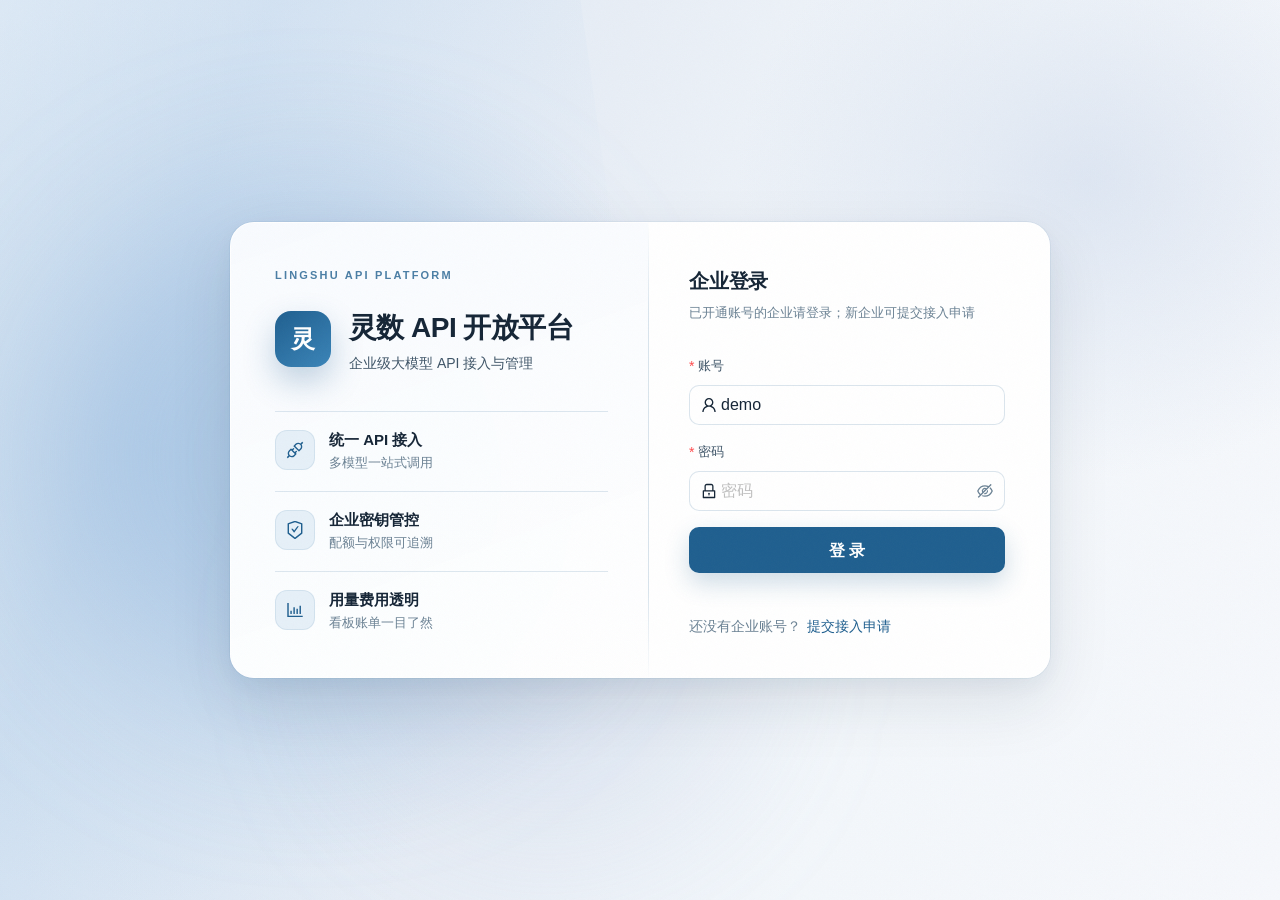
<file: index.html>
<!doctype html>
<html>
<head>
  <meta charset="utf-8">
  <title>SaaS客户端界面</title>
  <meta name="viewport" content="width=device-width,initial-scale=1">
  <style>
    html, body { box-sizing: border-box; width: 100%; margin: 0; padding: 0; min-height: 100%; height: 100%; overflow-x: hidden; overflow-y: auto; }
    #root { width: 100%; margin-left: auto; margin-right: auto; height: 100%; min-height: 100vh; overflow: visible; }
  </style>
  <style>
/*! tailwindcss v4.3.0 | MIT License | https://tailwindcss.com */@layer properties{@supports (((-webkit-hyphens:none)) and (not (margin-trim:inline))) or ((-moz-orient:inline) and (not (color:rgb(from red r g b)))){*,:before,:after,::backdrop{--tw-rotate-x:initial;--tw-rotate-y:initial;--tw-rotate-z:initial;--tw-skew-x:initial;--tw-skew-y:initial;--tw-space-y-reverse:0;--tw-space-x-reverse:0;--tw-border-style:solid;--tw-font-weight:initial;--tw-ordinal:initial;--tw-slashed-zero:initial;--tw-numeric-figure:initial;--tw-numeric-spacing:initial;--tw-numeric-fraction:initial;--tw-shadow:0 0 #0000;--tw-shadow-color:initial;--tw-shadow-alpha:100%;--tw-inset-shadow:0 0 #0000;--tw-inset-shadow-color:initial;--tw-inset-shadow-alpha:100%;--tw-ring-color:initial;--tw-ring-shadow:0 0 #0000;--tw-inset-ring-color:initial;--tw-inset-ring-shadow:0 0 #0000;--tw-ring-inset:initial;--tw-ring-offset-width:0px;--tw-ring-offset-color:#fff;--tw-ring-offset-shadow:0 0 #0000;--tw-outline-style:solid;--tw-blur:initial;--tw-brightness:initial;--tw-contrast:initial;--tw-grayscale:initial;--tw-hue-rotate:initial;--tw-invert:initial;--tw-opacity:initial;--tw-saturate:initial;--tw-sepia:initial;--tw-drop-shadow:initial;--tw-drop-shadow-color:initial;--tw-drop-shadow-alpha:100%;--tw-drop-shadow-size:initial;--tw-backdrop-blur:initial;--tw-backdrop-brightness:initial;--tw-backdrop-contrast:initial;--tw-backdrop-grayscale:initial;--tw-backdrop-hue-rotate:initial;--tw-backdrop-invert:initial;--tw-backdrop-opacity:initial;--tw-backdrop-saturate:initial;--tw-backdrop-sepia:initial;--tw-duration:initial;--tw-ease:initial}}}@layer theme{:root,:host{--font-sans:ui-sans-serif, system-ui, sans-serif, "Apple Color Emoji", "Segoe UI Emoji", "Segoe UI Symbol", "Noto Color Emoji";--font-serif:ui-serif, Georgia, Cambria, "Times New Roman", Times, serif;--font-mono:ui-monospace, SFMono-Regular, Menlo, Monaco, Consolas, "Liberation Mono", "Courier New", monospace;--color-orange-50:oklch(98% .016 73.684);--color-orange-100:oklch(95.4% .038 75.164);--color-amber-50:oklch(98.7% .022 95.277);--color-amber-100:oklch(96.2% .059 95.617);--color-yellow-50:oklch(98.7% .026 102.212);--color-gray-50:oklch(98.5% .002 247.839);--color-neutral-100:oklch(97% 0 0);--color-neutral-200:oklch(92.2% 0 0);--color-neutral-400:oklch(70.8% 0 0);--color-neutral-500:oklch(55.6% 0 0);--color-neutral-600:oklch(43.9% 0 0);--color-neutral-800:oklch(26.9% 0 0);--color-neutral-900:oklch(20.5% 0 0);--color-stone-50:oklch(98.5% .001 106.423);--color-stone-100:oklch(97% .001 106.424);--color-stone-200:oklch(92.3% .003 48.717);--color-black:#000;--color-white:#fff;--spacing:.25rem;--container-2xl:42rem;--container-5xl:64rem;--text-xs:.75rem;--text-xs--line-height:calc(1 / .75);--text-sm:.875rem;--text-sm--line-height:calc(1.25 / .875);--text-base:1rem;--text-base--line-height: 1.5 ;--text-lg:1.125rem;--text-lg--line-height:calc(1.75 / 1.125);--text-xl:1.25rem;--text-xl--line-height:calc(1.75 / 1.25);--text-2xl:1.5rem;--text-2xl--line-height:calc(2 / 1.5);--text-3xl:1.875rem;--text-3xl--line-height: 1.2 ;--text-4xl:2.25rem;--text-4xl--line-height:calc(2.5 / 2.25);--text-5xl:3rem;--text-5xl--line-height:1;--text-6xl:3.75rem;--text-6xl--line-height:1;--text-7xl:4.5rem;--text-7xl--line-height:1;--text-8xl:6rem;--text-8xl--line-height:1;--text-9xl:8rem;--text-9xl--line-height:1;--font-weight-medium:500;--font-weight-semibold:600;--font-weight-bold:700;--tracking-widest:.1em;--radius-xs:.125rem;--radius-sm:.25rem;--radius-md:.375rem;--radius-lg:.5rem;--radius-xl:.75rem;--radius-2xl:1rem;--shadow-sm:0 1px 3px 0 #0000001a, 0 1px 2px -1px #0000001a;--shadow-md:0 4px 6px -1px #0000001a, 0 2px 4px -2px #0000001a;--shadow-lg:0 10px 15px -3px #0000001a, 0 4px 6px -4px #0000001a;--ease-out:cubic-bezier(0, 0, .2, 1);--ease-in-out:cubic-bezier(.4, 0, .2, 1);--animate-bounce:bounce 1s infinite;--default-transition-duration:.15s;--default-transition-timing-function:cubic-bezier(.4, 0, .2, 1);--default-font-family:var(--font-sans);--default-mono-font-family:var(--font-mono)}}@layer base{*,:after,:before,::backdrop{box-sizing:border-box;border:0 solid;margin:0;padding:0}::file-selector-button{box-sizing:border-box;border:0 solid;margin:0;padding:0}html,:host{-webkit-text-size-adjust:100%;tab-size:4;line-height:1.5;font-family:var(--default-font-family,ui-sans-serif, system-ui, sans-serif, "Apple Color Emoji", "Segoe UI Emoji", "Segoe UI Symbol", "Noto Color Emoji");font-feature-settings:var(--default-font-feature-settings,normal);font-variation-settings:var(--default-font-variation-settings,normal);-webkit-tap-highlight-color:transparent}hr{height:0;color:inherit;border-top-width:1px}abbr:where([title]){-webkit-text-decoration:underline dotted;text-decoration:underline dotted}h1,h2,h3,h4,h5,h6{font-size:inherit;font-weight:inherit}a{color:inherit;-webkit-text-decoration:inherit;text-decoration:inherit}b,strong{font-weight:bolder}code,kbd,samp,pre{font-family:var(--default-mono-font-family,ui-monospace, SFMono-Regular, Menlo, Monaco, Consolas, "Liberation Mono", "Courier New", monospace);font-feature-settings:var(--default-mono-font-feature-settings,normal);font-variation-settings:var(--default-mono-font-variation-settings,normal);font-size:1em}small{font-size:80%}sub,sup{vertical-align:baseline;font-size:75%;line-height:0;position:relative}sub{bottom:-.25em}sup{top:-.5em}table{text-indent:0;border-color:inherit;border-collapse:collapse}:-moz-focusring{outline:auto}progress{vertical-align:baseline}summary{display:list-item}ol,ul,menu{list-style:none}img,svg,video,canvas,audio,iframe,embed,object{vertical-align:middle;display:block}img,video{max-width:100%;height:auto}button,input,select,optgroup,textarea{font:inherit;font-feature-settings:inherit;font-variation-settings:inherit;letter-spacing:inherit;color:inherit;opacity:1;background-color:#0000;border-radius:0}::file-selector-button{font:inherit;font-feature-settings:inherit;font-variation-settings:inherit;letter-spacing:inherit;color:inherit;opacity:1;background-color:#0000;border-radius:0}:where(select:is([multiple],[size])) optgroup{font-weight:bolder}:where(select:is([multiple],[size])) optgroup option{padding-inline-start:20px}::file-selector-button{margin-inline-end:4px}::placeholder{opacity:1}@supports (not ((-webkit-appearance:-apple-pay-button))) or (contain-intrinsic-size:1px){::placeholder{color:currentColor}@supports (color:color-mix(in lab,red,red)){::placeholder{color:color-mix(in oklab,currentcolor 50%,transparent)}}}textarea{resize:vertical}::-webkit-search-decoration{-webkit-appearance:none}::-webkit-date-and-time-value{min-height:1lh;text-align:inherit}::-webkit-datetime-edit{display:inline-flex}::-webkit-datetime-edit-fields-wrapper{padding:0}::-webkit-datetime-edit{padding-block:0}::-webkit-datetime-edit-year-field{padding-block:0}::-webkit-datetime-edit-month-field{padding-block:0}::-webkit-datetime-edit-day-field{padding-block:0}::-webkit-datetime-edit-hour-field{padding-block:0}::-webkit-datetime-edit-minute-field{padding-block:0}::-webkit-datetime-edit-second-field{padding-block:0}::-webkit-datetime-edit-millisecond-field{padding-block:0}::-webkit-datetime-edit-meridiem-field{padding-block:0}::-webkit-calendar-picker-indicator{line-height:1}:-moz-ui-invalid{box-shadow:none}button,input:where([type=button],[type=reset],[type=submit]){appearance:button}::file-selector-button{appearance:button}::-webkit-inner-spin-button{height:auto}::-webkit-outer-spin-button{height:auto}[hidden]:where(:not([hidden=until-found])){display:none!important}}@layer components;@layer utilities{.\@container{container-type:inline-size}.\!visible{visibility:visible!important}.collapse{visibility:collapse}.invisible{visibility:hidden}.visible{visibility:visible}.absolute{position:absolute}.fixed{position:fixed}.relative{position:relative}.static{position:static}.sticky{position:sticky}.float-right{float:right}.container{width:100%}@media (min-width:40rem){.container{max-width:40rem}}@media (min-width:48rem){.container{max-width:48rem}}@media (min-width:64rem){.container{max-width:64rem}}@media (min-width:80rem){.container{max-width:80rem}}@media (min-width:96rem){.container{max-width:96rem}}.mx-auto{margin-inline:auto}.mt-0{margin-top:calc(var(--spacing) * 0)}.mb-1{margin-bottom:calc(var(--spacing) * 1)}.mb-2{margin-bottom:calc(var(--spacing) * 2)}.mb-4{margin-bottom:calc(var(--spacing) * 4)}.mb-6{margin-bottom:calc(var(--spacing) * 6)}.mb-8{margin-bottom:calc(var(--spacing) * 8)}.block{display:block}.contents{display:contents}.flex{display:flex}.grid{display:grid}.hidden{display:none}.inline{display:inline}.inline-block{display:inline-block}.inline-flex{display:inline-flex}.inline-grid{display:inline-grid}.list-item{display:list-item}.table{display:table}.table-row{display:table-row}.h-2\.5{height:calc(var(--spacing) * 2.5)}.h-12{height:calc(var(--spacing) * 12)}.h-16{height:calc(var(--spacing) * 16)}.h-\[60vh\]{height:60vh}.h-full{height:100%}.min-h-\[400px\]{min-height:400px}.min-h-\[520px\]{min-height:520px}.w-2\.5{width:calc(var(--spacing) * 2.5)}.w-12{width:calc(var(--spacing) * 12)}.w-16{width:calc(var(--spacing) * 16)}.w-24{width:calc(var(--spacing) * 24)}.w-\[375px\]{width:375px}.w-\[768px\]{width:768px}.w-full{width:100%}.max-w-2xl{max-width:var(--container-2xl)}.max-w-5xl{max-width:var(--container-5xl)}.max-w-\[420px\]{max-width:420px}.flex-shrink,.shrink{flex-shrink:1}.grow{flex-grow:1}.border-collapse{border-collapse:collapse}.transform{transform:var(--tw-rotate-x,) var(--tw-rotate-y,) var(--tw-rotate-z,) var(--tw-skew-x,) var(--tw-skew-y,)}.animate-bounce{animation:var(--animate-bounce)}.resize{resize:both}.flex-col{flex-direction:column}.flex-wrap{flex-wrap:wrap}.items-center{align-items:center}.justify-between{justify-content:space-between}.justify-center{justify-content:center}.gap-2{gap:calc(var(--spacing) * 2)}.gap-4{gap:calc(var(--spacing) * 4)}:where(.space-y-6>:not(:last-child)){--tw-space-y-reverse:0;margin-block-start:calc(calc(var(--spacing) * 6) * var(--tw-space-y-reverse));margin-block-end:calc(calc(var(--spacing) * 6) * calc(1 - var(--tw-space-y-reverse)))}:where(.space-y-8>:not(:last-child)){--tw-space-y-reverse:0;margin-block-start:calc(calc(var(--spacing) * 8) * var(--tw-space-y-reverse));margin-block-end:calc(calc(var(--spacing) * 8) * calc(1 - var(--tw-space-y-reverse)))}:where(.space-y-12>:not(:last-child)){--tw-space-y-reverse:0;margin-block-start:calc(calc(var(--spacing) * 12) * var(--tw-space-y-reverse));margin-block-end:calc(calc(var(--spacing) * 12) * calc(1 - var(--tw-space-y-reverse)))}:where(.space-x-1>:not(:last-child)){--tw-space-x-reverse:0;margin-inline-start:calc(calc(var(--spacing) * 1) * var(--tw-space-x-reverse));margin-inline-end:calc(calc(var(--spacing) * 1) * calc(1 - var(--tw-space-x-reverse)))}:where(.space-x-4>:not(:last-child)){--tw-space-x-reverse:0;margin-inline-start:calc(calc(var(--spacing) * 4) * var(--tw-space-x-reverse));margin-inline-end:calc(calc(var(--spacing) * 4) * calc(1 - var(--tw-space-x-reverse)))}.truncate{text-overflow:ellipsis;white-space:nowrap;overflow:hidden}.overflow-auto{overflow:auto}.overflow-hidden{overflow:hidden}.rounded{border-radius:.25rem}.rounded-2xl{border-radius:var(--radius-2xl)}.rounded-full{border-radius:3.40282e38px}.rounded-lg{border-radius:var(--radius-lg)}.rounded-md{border-radius:var(--radius-md)}.border{border-style:var(--tw-border-style);border-width:1px}.border-x{border-inline-style:var(--tw-border-style);border-inline-width:1px}.border-b{border-bottom-style:var(--tw-border-style);border-bottom-width:1px}.border-neutral-200{border-color:var(--color-neutral-200)}.border-neutral-900{border-color:var(--color-neutral-900)}.bg-\[\#f5f0e6\],.bg-\[rgb\(245_240_230\)\]{background-color:#f5f0e6}.bg-amber-50{background-color:var(--color-amber-50)}.bg-amber-100{background-color:var(--color-amber-100)}.bg-gray-50{background-color:var(--color-gray-50)}.bg-gray-50\/50{background-color:#f9fafb80}@supports (color:color-mix(in lab,red,red)){.bg-gray-50\/50{background-color:color-mix(in oklab,var(--color-gray-50) 50%,transparent)}}.bg-neutral-100\/40{background-color:#f5f5f566}@supports (color:color-mix(in lab,red,red)){.bg-neutral-100\/40{background-color:color-mix(in oklab,var(--color-neutral-100) 40%,transparent)}}.bg-neutral-200{background-color:var(--color-neutral-200)}.bg-neutral-900{background-color:var(--color-neutral-900)}.bg-orange-50{background-color:var(--color-orange-50)}.bg-orange-100{background-color:var(--color-orange-100)}.bg-stone-50{background-color:var(--color-stone-50)}.bg-stone-100{background-color:var(--color-stone-100)}.bg-stone-200{background-color:var(--color-stone-200)}.bg-white{background-color:var(--color-white)}.bg-white\/80{background-color:#fffc}@supports (color:color-mix(in lab,red,red)){.bg-white\/80{background-color:color-mix(in oklab,var(--color-white) 80%,transparent)}}.bg-yellow-50{background-color:var(--color-yellow-50)}.bg-\[radial-gradient\(circle_at_top\,_\#fff7ed\,_\#f8fafc_55\%\)\]{background-image:radial-gradient(circle at top,#fff7ed,#f8fafc 55%)}.bg-clip-text{-webkit-background-clip:text;background-clip:text}.p-1{padding:calc(var(--spacing) * 1)}.p-8{padding:calc(var(--spacing) * 8)}.px-3{padding-inline:calc(var(--spacing) * 3)}.px-4{padding-inline:calc(var(--spacing) * 4)}.px-6{padding-inline:calc(var(--spacing) * 6)}.py-1\.5{padding-block:calc(var(--spacing) * 1.5)}.py-2{padding-block:calc(var(--spacing) * 2)}.py-3{padding-block:calc(var(--spacing) * 3)}.py-12{padding-block:calc(var(--spacing) * 12)}.text-center{text-align:center}.font-mono{font-family:var(--font-mono)}.text-2xl{font-size:var(--text-2xl);line-height:var(--tw-leading,var(--text-2xl--line-height))}.text-3xl{font-size:var(--text-3xl);line-height:var(--tw-leading,var(--text-3xl--line-height))}.text-4xl{font-size:var(--text-4xl);line-height:var(--tw-leading,var(--text-4xl--line-height))}.text-5xl{font-size:var(--text-5xl);line-height:var(--tw-leading,var(--text-5xl--line-height))}.text-6xl{font-size:var(--text-6xl);line-height:var(--tw-leading,var(--text-6xl--line-height))}.text-7xl{font-size:var(--text-7xl);line-height:var(--tw-leading,var(--text-7xl--line-height))}.text-8xl{font-size:var(--text-8xl);line-height:var(--tw-leading,var(--text-8xl--line-height))}.text-9xl{font-size:var(--text-9xl);line-height:var(--tw-leading,var(--text-9xl--line-height))}.text-base{font-size:var(--text-base);line-height:var(--tw-leading,var(--text-base--line-height))}.text-lg{font-size:var(--text-lg);line-height:var(--tw-leading,var(--text-lg--line-height))}.text-sm{font-size:var(--text-sm);line-height:var(--tw-leading,var(--text-sm--line-height))}.text-xl{font-size:var(--text-xl);line-height:var(--tw-leading,var(--text-xl--line-height))}.text-xs{font-size:var(--text-xs);line-height:var(--tw-leading,var(--text-xs--line-height))}.font-bold{--tw-font-weight:var(--font-weight-bold);font-weight:var(--font-weight-bold)}.font-medium{--tw-font-weight:var(--font-weight-medium);font-weight:var(--font-weight-medium)}.font-semibold{--tw-font-weight:var(--font-weight-semibold);font-weight:var(--font-weight-semibold)}.text-wrap{text-wrap:wrap}.break-all{word-break:break-all}.text-black{color:var(--color-black)}.text-neutral-400{color:var(--color-neutral-400)}.text-neutral-500{color:var(--color-neutral-500)}.text-neutral-600{color:var(--color-neutral-600)}.text-neutral-800{color:var(--color-neutral-800)}.text-neutral-900{color:var(--color-neutral-900)}.text-white{color:var(--color-white)}.capitalize{text-transform:capitalize}.lowercase{text-transform:lowercase}.uppercase{text-transform:uppercase}.italic{font-style:italic}.tabular-nums{--tw-numeric-spacing:tabular-nums;font-variant-numeric:var(--tw-ordinal,) var(--tw-slashed-zero,) var(--tw-numeric-figure,) var(--tw-numeric-spacing,) var(--tw-numeric-fraction,)}.overline{text-decoration-line:overline}.underline{text-decoration-line:underline}.shadow,.shadow-sm,.shadow\/elevation,.shadow\/glow{--tw-shadow:0 1px 3px 0 var(--tw-shadow-color,#0000001a), 0 1px 2px -1px var(--tw-shadow-color,#0000001a);box-shadow:var(--tw-inset-shadow),var(--tw-inset-ring-shadow),var(--tw-ring-offset-shadow),var(--tw-ring-shadow),var(--tw-shadow)}.ring{--tw-ring-shadow:var(--tw-ring-inset,) 0 0 0 calc(1px + var(--tw-ring-offset-width)) var(--tw-ring-color,currentcolor);box-shadow:var(--tw-inset-shadow),var(--tw-inset-ring-shadow),var(--tw-ring-offset-shadow),var(--tw-ring-shadow),var(--tw-shadow)}.outline{outline-style:var(--tw-outline-style);outline-width:1px}.blur{--tw-blur:blur(8px);filter:var(--tw-blur,) var(--tw-brightness,) var(--tw-contrast,) var(--tw-grayscale,) var(--tw-hue-rotate,) var(--tw-invert,) var(--tw-saturate,) var(--tw-sepia,) var(--tw-drop-shadow,)}.drop-shadow{--tw-drop-shadow-size:drop-shadow(0 1px 2px var(--tw-drop-shadow-color,#0000001a)) drop-shadow(0 1px 1px var(--tw-drop-shadow-color,#0000000f));--tw-drop-shadow:drop-shadow(0 1px 2px #0000001a) drop-shadow(0 1px 1px #0000000f);filter:var(--tw-blur,) var(--tw-brightness,) var(--tw-contrast,) var(--tw-grayscale,) var(--tw-hue-rotate,) var(--tw-invert,) var(--tw-saturate,) var(--tw-sepia,) var(--tw-drop-shadow,)}.grayscale{--tw-grayscale:grayscale(100%);filter:var(--tw-blur,) var(--tw-brightness,) var(--tw-contrast,) var(--tw-grayscale,) var(--tw-hue-rotate,) var(--tw-invert,) var(--tw-saturate,) var(--tw-sepia,) var(--tw-drop-shadow,)}.invert{--tw-invert:invert(100%);filter:var(--tw-blur,) var(--tw-brightness,) var(--tw-contrast,) var(--tw-grayscale,) var(--tw-hue-rotate,) var(--tw-invert,) var(--tw-saturate,) var(--tw-sepia,) var(--tw-drop-shadow,)}.filter{filter:var(--tw-blur,) var(--tw-brightness,) var(--tw-contrast,) var(--tw-grayscale,) var(--tw-hue-rotate,) var(--tw-invert,) var(--tw-saturate,) var(--tw-sepia,) var(--tw-drop-shadow,)}.backdrop-blur{--tw-backdrop-blur:blur(8px);-webkit-backdrop-filter:var(--tw-backdrop-blur,) var(--tw-backdrop-brightness,) var(--tw-backdrop-contrast,) var(--tw-backdrop-grayscale,) var(--tw-backdrop-hue-rotate,) var(--tw-backdrop-invert,) var(--tw-backdrop-opacity,) var(--tw-backdrop-saturate,) var(--tw-backdrop-sepia,);backdrop-filter:var(--tw-backdrop-blur,) var(--tw-backdrop-brightness,) var(--tw-backdrop-contrast,) var(--tw-backdrop-grayscale,) var(--tw-backdrop-hue-rotate,) var(--tw-backdrop-invert,) var(--tw-backdrop-opacity,) var(--tw-backdrop-saturate,) var(--tw-backdrop-sepia,)}.backdrop-filter{-webkit-backdrop-filter:var(--tw-backdrop-blur,) var(--tw-backdrop-brightness,) var(--tw-backdrop-contrast,) var(--tw-backdrop-grayscale,) var(--tw-backdrop-hue-rotate,) var(--tw-backdrop-invert,) var(--tw-backdrop-opacity,) var(--tw-backdrop-saturate,) var(--tw-backdrop-sepia,);backdrop-filter:var(--tw-backdrop-blur,) var(--tw-backdrop-brightness,) var(--tw-backdrop-contrast,) var(--tw-backdrop-grayscale,) var(--tw-backdrop-hue-rotate,) var(--tw-backdrop-invert,) var(--tw-backdrop-opacity,) var(--tw-backdrop-saturate,) var(--tw-backdrop-sepia,)}.transition{transition-property:color,background-color,border-color,outline-color,text-decoration-color,fill,stroke,--tw-gradient-from,--tw-gradient-via,--tw-gradient-to,opacity,box-shadow,transform,translate,scale,rotate,filter,-webkit-backdrop-filter,backdrop-filter,display,content-visibility,overlay,pointer-events;transition-timing-function:var(--tw-ease,var(--default-transition-timing-function));transition-duration:var(--tw-duration,var(--default-transition-duration))}.transition-all{transition-property:all;transition-timing-function:var(--tw-ease,var(--default-transition-timing-function));transition-duration:var(--tw-duration,var(--default-transition-duration))}.duration-300{--tw-duration:.3s;transition-duration:.3s}.duration-500{--tw-duration:.5s;transition-duration:.5s}.ease-in-out{--tw-ease:var(--ease-in-out);transition-timing-function:var(--ease-in-out)}.ease-out{--tw-ease:var(--ease-out);transition-timing-function:var(--ease-out)}.block-5{block-size:calc(var(--spacing) * 5)}.block-6{block-size:calc(var(--spacing) * 6)}.block-7{block-size:calc(var(--spacing) * 7)}@media (hover:hover){.hover\:bg-neutral-800:hover{background-color:var(--color-neutral-800)}.hover\:text-black:hover{color:var(--color-black)}.hover\:text-neutral-800:hover{color:var(--color-neutral-800)}.hover\:text-neutral-900:hover{color:var(--color-neutral-900)}}@media (min-width:48rem){.md\:flex-row{flex-direction:row}.md\:items-center{align-items:center}.md\:justify-between{justify-content:space-between}}}.ant-form-item .ant-form-item-label>label.ant-form-item-required:not(.ant-form-item-required-mark-optional):before,.ant-form-item .ant-form-item-label>label.ant-form-item-required:not(.ant-form-item-required-mark-optional) .ant-form-item-required-mark{color:#ff4d4f!important}:root{--saas-primary:#1f5f8f;--saas-primary-hover:#2a74ad;--saas-primary-active:#184a72;--saas-primary-light:#3a84b8;--saas-primary-soft:#e6f0f8;--saas-primary-bg:#e6f0f8;--saas-ink:#152536;--saas-ink-secondary:#3f5568;--saas-ink-muted:#6b8294;--saas-border:#e2eaf2;--saas-border-strong:#c8d6e4;--saas-surface:#fff;--saas-canvas:#f3f7fb;--saas-fill-secondary:#1f5f8f0f;--saas-radius:6px;--saas-radius-lg:8px;--saas-shadow-sm:0 1px 2px 0 #1525360a, 0 1px 6px -1px #15253608, 0 2px 4px 0 #15253605;--saas-shadow-md:0 6px 16px 0 #15253614, 0 3px 6px -4px #1525361a, 0 9px 28px 8px #1525360d;--saas-ease-out:cubic-bezier(.215, .61, .355, 1);--auth-font-display:"Syne", "PingFang SC", "Microsoft YaHei", sans-serif;--auth-font-body:"IBM Plex Sans", "PingFang SC", "Microsoft YaHei", sans-serif;--auth-line:#1f5f8f24}.saas-layout{background:var(--saas-canvas);min-height:100dvh;overflow-x:clip}.saas-sider{border-right:1px solid var(--saas-border);background:var(--saas-surface)!important}.saas-sider .ant-layout-sider-children{flex-direction:column;height:100%;display:flex}.sider-brand{border-bottom:1px solid var(--saas-border);align-items:center;gap:12px;padding:20px 18px 18px;display:flex}.brand-logo{border-radius:var(--saas-radius-lg);background:var(--saas-primary);color:#fff;flex-shrink:0;justify-content:center;align-items:center;width:40px;height:40px;font-size:16px;font-weight:600;display:flex}.brand-copy{flex-direction:column;gap:2px;min-width:0;display:flex}.brand-text{color:var(--saas-ink);font-size:14px;font-weight:700;line-height:1.35}.brand-subtext{color:var(--saas-ink-muted);font-size:12px;line-height:1.2}.saas-menu-label{color:var(--saas-ink-muted);padding:14px 20px 6px;font-size:12px;font-weight:500}.saas-menu--grouped .ant-menu-item-group-title{letter-spacing:.04em;color:var(--saas-ink-muted);padding:12px 16px 6px;font-size:11px;font-weight:600}.saas-menu--grouped .ant-menu-item-group+.ant-menu-item-group{border-top:1px solid var(--saas-border);margin-top:4px;padding-top:4px}.saas-menu--grouped .ant-menu-item-group-list{padding:0}.saas-menu{flex:1;padding:4px 10px 12px;background:0 0!important;border-inline-end:none!important}.saas-menu .ant-menu-item{width:100%;border-radius:var(--saas-radius)!important;height:40px!important;margin:4px 0!important;padding-inline:12px!important;line-height:40px!important}.saas-menu .ant-menu-item-selected{font-weight:600;background:var(--saas-primary-soft)!important;color:var(--saas-primary)!important}.saas-menu .ant-menu-item-selected .anticon{color:var(--saas-primary)}.saas-menu .ant-menu-submenu{width:100%;margin:4px 0!important;padding:0!important}.saas-menu .ant-menu-submenu-title{align-items:center;display:flex;border-radius:var(--saas-radius)!important;width:100%!important;height:40px!important;margin:0!important;padding-inline:12px!important;line-height:40px!important}.saas-menu .ant-menu-submenu-selected>.ant-menu-submenu-title{font-weight:600;color:var(--saas-primary)!important}.saas-menu .ant-menu-submenu-selected>.ant-menu-submenu-title .anticon{color:var(--saas-primary)}.saas-menu .ant-menu-sub .ant-menu-item{padding-left:44px!important}.saas-main{min-width:0}.saas-header{background:var(--saas-surface);border-bottom:1px solid var(--saas-border);z-index:20;justify-content:space-between;align-items:center;gap:12px;height:56px;padding:0 24px;line-height:56px;display:flex;position:sticky;top:0}.saas-header-start{flex:1;align-items:center;gap:8px;min-width:0;display:flex}.saas-menu-trigger{flex-shrink:0;width:36px;height:36px;padding:0}.saas-breadcrumb{min-width:0;overflow:hidden}.saas-breadcrumb ol{flex-wrap:nowrap}.saas-breadcrumb li:last-child{text-overflow:ellipsis;white-space:nowrap;overflow:hidden}.saas-user-name{text-overflow:ellipsis;white-space:nowrap;max-width:160px;overflow:hidden}.saas-nav-drawer .ant-drawer-body{flex-direction:column;height:100%;display:flex;padding:0!important}.saas-nav-drawer .saas-menu{flex:1;overflow:auto}.saas-content{background:var(--saas-canvas);min-height:calc(100vh - 56px);padding:24px}.saas-user-trigger{border:1px solid var(--saas-border-strong);background:var(--saas-surface);cursor:pointer;border-radius:var(--saas-radius);transition:border-color .2s var(--saas-ease-out),color .2s var(--saas-ease-out);align-items:center;gap:10px;padding:4px 12px 4px 4px;display:inline-flex}.saas-user-trigger:hover{border-color:var(--saas-primary);color:var(--saas-primary)}.saas-user-avatar{background:var(--saas-primary)!important}.saas-page{width:100%;max-width:1440px;animation:saas-page-in .45s var(--saas-ease-out) both;margin-inline:auto}@keyframes saas-page-in{0%{opacity:0;transform:translateY(8px)}to{opacity:1;transform:translateY(0)}}.page-loading{justify-content:center;align-items:center;min-height:320px;display:flex}.saas-layout .page-header-title{color:var(--saas-ink);text-wrap:balance;font-size:24px;font-weight:700}.saas-layout .page-header-desc{color:var(--saas-ink-secondary);max-width:640px}.saas-layout .page-card{border-radius:var(--saas-radius);border:1px solid var(--saas-border);box-shadow:var(--saas-shadow-sm)}.saas-layout .balance-stat-pill{border-radius:var(--saas-radius);box-shadow:var(--saas-shadow-sm)}.auth-page--stage{font-family:var(--auth-font-body);background:var(--saas-canvas);justify-content:flex-end;align-items:center;padding:0 72px 0 0}.auth-page--stage:after{content:"";z-index:4;pointer-events:none;opacity:.03;background-image:url("data:image/svg+xml,%3Csvg viewBox='0 0 256 256' xmlns='http://www.w3.org/2000/svg'%3E%3Cfilter id='n'%3E%3CfeTurbulence type='fractalNoise' baseFrequency='0.85' numOctaves='4' stitchTiles='stitch'/%3E%3C/filter%3E%3Crect width='100%25' height='100%25' filter='url(%23n)'/%3E%3C/svg%3E");background-size:180px 180px;position:absolute;inset:0}.auth-login-backdrop{pointer-events:none;z-index:0;position:absolute;inset:0;overflow:hidden}.auth-login-backdrop__base{background:radial-gradient(70% 80% at 12%,#c5d9ec,#0000 62%),radial-gradient(50% 60% at 85% 20%,#c4d2e873,#0000 55%),linear-gradient(105deg,#d8e6f4,#e8eef6 42%,#f3f7fb 68%,#f6f8fc);position:absolute;inset:0}.auth-login-backdrop__beam{pointer-events:none;background:linear-gradient(118deg,#ffffff6b,#b4d0ec47 38%,#0000 72%);width:58%;height:140%;position:absolute;top:-20%;left:-8%;transform:rotate(-8deg)}.auth-login-backdrop__glow{filter:blur(80px);pointer-events:none;border-radius:50%;position:absolute}.auth-login-backdrop__glow--primary{background:#8cb4dc61;width:520px;height:520px;top:22%;left:4%}.auth-login-backdrop__glow--secondary{background:#a8bcdc38;width:380px;height:380px;bottom:8%;left:28%}.auth-stage{z-index:2;box-sizing:border-box;width:min(980px,56vw);min-width:820px;padding:56px 0;position:relative}.auth-stage-card{-webkit-backdrop-filter:blur(20px);backdrop-filter:blur(20px);background:#ffffffe6;border:1px solid #fffffff2;border-radius:24px;grid-template-columns:minmax(0,1fr) 1px minmax(360px,400px);align-items:stretch;display:grid;overflow:hidden;box-shadow:0 0 0 1px #1f5f8f0f,0 24px 64px #1525361a,0 8px 24px #1f5f8f0f}.auth-stage-intro{background:linear-gradient(160deg,#f8fbfff2,#ffffffd1);flex-direction:column;gap:0;padding:44px 40px 44px 44px;display:flex}.auth-stage-eyebrow{letter-spacing:.2em;text-transform:uppercase;color:var(--saas-primary);opacity:.8;margin:0 0 28px;font-size:11px;font-weight:600}.auth-stage-brand{align-items:flex-start;gap:18px;margin-bottom:36px;display:flex}.auth-stage-logo{width:56px;height:56px;font-family:var(--auth-font-display);color:#fff;background:linear-gradient(145deg,#1f5f8f,#3a84b8);border-radius:16px;flex-shrink:0;justify-content:center;align-items:center;font-size:24px;font-weight:700;display:flex;box-shadow:0 14px 32px #1f5f8f47}.auth-stage-title{letter-spacing:-.02em;font-family:var(--auth-font-display)!important;color:var(--saas-ink)!important;margin:0 0 8px!important;font-size:28px!important;font-weight:700!important;line-height:1.2!important}.auth-stage-tagline{font-size:14px;line-height:1.55;display:block;color:var(--saas-ink-secondary)!important}.auth-stage-features{border-top:1px solid var(--auth-line);flex-direction:column;gap:0;margin:0;padding:0;list-style:none;display:flex}.auth-stage-features__item{border-bottom:1px solid var(--auth-line);align-items:flex-start;gap:14px;padding:18px 0;display:flex}.auth-stage-features__item:last-child{border-bottom:none;padding-bottom:0}.auth-stage-features__icon{width:40px;height:40px;color:var(--saas-primary);background:var(--saas-primary-soft);border:1px solid #1f5f8f1a;border-radius:12px;flex-shrink:0;justify-content:center;align-items:center;font-size:18px;display:flex}.auth-stage-features__copy strong{color:var(--saas-ink);margin-bottom:4px;font-size:15px;font-weight:600;line-height:1.35;display:block}.auth-stage-features__copy em{color:var(--saas-ink-muted);font-size:13px;font-style:normal;line-height:1.45;display:block}.auth-stage-split{background:linear-gradient(#0000,#1f5f8f29 20% 80%,#0000)}.auth-stage-login{background:#fffffff5;flex-direction:column;padding:44px 44px 40px 40px;display:flex}.auth-stage-login__head{margin-bottom:28px}.auth-stage-login__title{letter-spacing:-.01em;font-family:var(--auth-font-display)!important;color:var(--saas-ink)!important;margin:0 0 8px!important;font-size:20px!important;font-weight:700!important}.auth-stage-login__desc{font-size:13px;line-height:1.55;display:block;color:var(--saas-ink-muted)!important}.auth-stage-form .ant-form-item{margin-bottom:16px}.auth-stage-form .ant-form-item-label>label{color:var(--saas-ink-secondary);font-size:13px}.auth-stage-form .ant-input-affix-wrapper,.auth-stage-form .ant-input{background:#fafcfe;border-color:#1f5f8f29;border-radius:10px}.auth-stage-form .ant-input-affix-wrapper:hover,.auth-stage-form .ant-input-affix-wrapper-focused{border-color:var(--saas-primary)}.auth-stage-form .auth-login-submit-item .ant-btn{background:var(--saas-primary);border-radius:10px;height:46px;font-weight:600;box-shadow:0 10px 24px #1f5f8f38}.auth-stage-form .auth-login-submit-item .ant-btn:hover{background:var(--saas-primary-hover)!important}.auth-stage-demo{background:var(--saas-primary-soft);border:1px solid #1f5f8f1a;border-radius:10px;align-items:center;gap:8px;margin-top:16px;padding:12px 14px;font-size:12px;display:flex}.auth-stage-demo .anticon{color:var(--saas-primary);font-size:14px}.auth-stage-footer{align-items:center;gap:6px;margin-top:auto;padding-top:24px;font-size:13px;display:flex}.auth-page--focus-left{--auth-ink:#1a2b3c;--auth-ink-soft:#4a5f73;--auth-ink-muted:#7a8f9f;--auth-accent:#2d6a9f;--auth-accent-soft:#e8f1f8;--auth-accent-line:#2d6a9f38;--auth-surface-glass:#ffffffd1;--auth-font-display:"Syne", "PingFang SC", "Microsoft YaHei", sans-serif;--auth-font-body:"IBM Plex Sans", "PingFang SC", "Microsoft YaHei", sans-serif;font-family:var(--auth-font-body);background:var(--saas-canvas);justify-content:flex-end;padding:0}.auth-page{background:var(--saas-canvas);justify-content:center;align-items:center;min-height:100dvh;padding:24px;display:flex;position:relative;overflow:hidden}.auth-page-backdrop{pointer-events:none;z-index:0;position:absolute;inset:0;overflow:hidden}.auth-bg-mesh{background:radial-gradient(55% 45% at 15% 18%,#3a84b861,#0000 58%),radial-gradient(48% 40% at 82% 12%,#9370ff2e,#0000 55%),radial-gradient(50% 42% at 72% 82%,#1f5f8f47,#0000 58%),radial-gradient(40% 35% at 8% 78%,#2a74ad2e,#0000 52%),radial-gradient(38% 32% at 50% 48%,#1f5f8f2e,#0000 60%),linear-gradient(155deg,#e8eef6,#f6f8fc 42%,#f3f7fb);position:absolute;inset:-24%}.auth-bg-mesh--animated{animation:16s ease-in-out infinite alternate auth-mesh-drift}.auth-bg-mesh--reverse{opacity:.55;mix-blend-mode:soft-light;background:radial-gradient(42% 38% at 58% 42%,#2a74ad52,#0000 58%),radial-gradient(36% 34% at 38% 62%,#9370ff29,#0000 55%);animation-duration:22s;animation-direction:alternate-reverse}@keyframes auth-mesh-drift{0%{transform:translate(0)scale(1)rotate(0)}50%{transform:translate(-2.5%,1.5%)scale(1.05)rotate(1deg)}to{transform:translate(2%,-2%)scale(1.08)rotate(-1deg)}}.auth-bg-particles{position:absolute;inset:0}.auth-bg-particle{background:#1f5f8f8c;border-radius:50%;width:5px;height:5px;animation:ease-in-out infinite auth-particle-twinkle;position:absolute;box-shadow:0 0 10px #1f5f8f73}@keyframes auth-particle-twinkle{0%,to{opacity:.2;transform:scale(.6)}50%{opacity:.9;transform:scale(1.2)}}.auth-bg-flow-line{stroke-dasharray:12 18;animation:6s linear infinite auth-line-flow}.auth-bg-flow-line--delay{animation-duration:7.5s;animation-delay:-2.2s}.auth-bg-flow-line--delay2{animation-duration:8.5s;animation-delay:-4.1s}@keyframes auth-line-flow{0%{stroke-dashoffset:0}to{stroke-dashoffset:-120px}}.auth-bg-network{opacity:.88;width:min(96vw,980px);height:auto;position:absolute;top:50%;left:50%;transform:translate(-50%,-50%)}.auth-bg-hub-pulse{transform-origin:400px 300px;animation:5s ease-in-out infinite auth-hub-breathe}@keyframes auth-hub-breathe{0%,to{opacity:.75;transform:scale(1)}50%{opacity:1;transform:scale(1.06)}}.auth-bg-orbit{transform-origin:400px 300px}.auth-bg-orbit--1{animation:36s linear infinite auth-orbit-spin}.auth-bg-orbit--2{animation:24s linear infinite reverse auth-orbit-spin}.auth-bg-orbit--3{animation:16s linear infinite auth-orbit-spin}@keyframes auth-orbit-spin{0%{transform:rotate(0)}to{transform:rotate(360deg)}}.auth-bg-hub-core{transform-origin:400px 300px;animation:3s ease-in-out infinite auth-hub-core-pulse}@keyframes auth-hub-core-pulse{0%,to{transform:scale(1)}50%{transform:scale(1.04)}}.auth-bg-network-link{stroke-dasharray:6 8;animation:2.8s ease-in-out infinite auth-link-pulse}@keyframes auth-link-pulse{0%,to{stroke-opacity:.14}50%{stroke-opacity:.32}}.auth-bg-data-pulse{filter:drop-shadow(0 0 4px #1f5f8fa6)}.auth-bg-network-node{animation:6s ease-in-out infinite auth-node-float}.auth-bg-network-node--inner{animation-duration:5s}@keyframes auth-node-float{0%,to{transform:translateY(0)}50%{transform:translateY(-7px)}}.auth-bg-center-band{pointer-events:none;flex-direction:column;align-items:center;gap:10px;width:min(420px,42vw);display:flex;position:absolute;top:50%;left:50%;transform:translate(-50%,-50%)}.auth-bg-chip{-webkit-backdrop-filter:blur(12px);backdrop-filter:blur(12px);color:#0958d9e0;text-align:center;white-space:nowrap;text-overflow:ellipsis;background:#ffffff80;border:1px solid #ffffffbf;border-radius:999px;width:100%;padding:8px 14px;font-family:ui-monospace,SFMono-Regular,Menlo,Monaco,Consolas,monospace;font-size:11px;line-height:1.4;overflow:hidden;box-shadow:0 8px 24px #1f5f8f14}.auth-bg-chip--a{animation:7s ease-in-out infinite auth-chip-drift}.auth-bg-chip--b{opacity:.92;font-size:10px;animation:8.5s ease-in-out -2.5s infinite auth-chip-drift}.auth-bg-chip--c{opacity:.88;font-size:10px;animation:9s ease-in-out -4.8s infinite auth-chip-drift}@keyframes auth-chip-drift{0%,to{opacity:.72;transform:translate(0)}50%{opacity:1;transform:translate(6px)}}.auth-bg-float--center{min-width:108px;animation-delay:-1.5s;top:36%;left:calc(50% - 58px)}.auth-bg-float--balance{animation-delay:-3.2s;bottom:18%;left:calc(50% - 72px)}.auth-bg-float-live{animation:1.6s ease-in-out infinite auth-live-pulse;color:var(--saas-primary)!important}@keyframes auth-live-pulse{0%,to{opacity:1}50%{opacity:.55}}.auth-bg-orb--4{background:#1f5f8f38;width:280px;height:280px;margin-left:-140px;animation:10s ease-in-out -3s infinite auth-orb-drift;top:48%;left:50%}.auth-bg-grid--animated{animation:20s linear infinite auth-grid-pan}@keyframes auth-grid-pan{0%{background-position:0 0,0 0}to{background-position:40px 40px,40px 40px}}.auth-bg-noise{opacity:.35;mix-blend-mode:soft-light;background-image:url("data:image/svg+xml,%3Csvg viewBox='0 0 256 256' xmlns='http://www.w3.org/2000/svg'%3E%3Cfilter id='n'%3E%3CfeTurbulence type='fractalNoise' baseFrequency='0.85' numOctaves='4' stitchTiles='stitch'/%3E%3C/filter%3E%3Crect width='100%25' height='100%25' filter='url(%23n)' opacity='0.5'/%3E%3C/svg%3E");position:absolute;inset:0}.auth-bg-lines{opacity:.85;width:100%;height:100%;position:absolute;inset:0}.auth-bg-float{-webkit-backdrop-filter:blur(14px);backdrop-filter:blur(14px);background:#ffffff94;border:1px solid #ffffffb8;border-radius:14px;flex-direction:column;gap:2px;padding:12px 16px;animation:9s ease-in-out infinite auth-float-drift;display:flex;position:absolute;box-shadow:0 12px 32px #1f5f8f1a,inset 0 1px #fffc}.auth-bg-float-label{color:#00000073;font-size:11px;line-height:1.3}.auth-bg-float strong{color:#000000e0;font-variant-numeric:tabular-nums;font-size:16px;font-weight:700;line-height:1.25}.auth-bg-float em{color:#389e0d;font-size:11px;font-style:normal;font-weight:600}.auth-bg-float--chart{animation-delay:-2s;top:10%;right:6%}.auth-bg-float--key{animation-delay:-4.5s;bottom:16%;left:5%}.auth-bg-float--models{animation-delay:-1s;top:72%;right:8%}@keyframes auth-float-drift{0%,to{transform:translateY(0)translate(0)}50%{transform:translateY(-10px)translate(4px)}}.auth-bg-orb{filter:blur(72px);mix-blend-mode:multiply;border-radius:50%;position:absolute}.auth-bg-orb--1{background:#69b1ff73;width:380px;height:380px;animation:14s ease-in-out infinite auth-orb-drift;top:-6%;right:4%}.auth-bg-orb--2{background:#9370ff47;width:340px;height:340px;animation:18s ease-in-out infinite reverse auth-orb-drift;bottom:-10%;left:2%}.auth-bg-orb--3{background:#40c4ff52;width:220px;height:220px;animation:12s ease-in-out -5s infinite auth-orb-drift;top:38%;left:42%}@keyframes auth-orb-drift{0%,to{transform:translate(0)scale(1)}33%{transform:translate(12px,-16px)scale(1.04)}66%{transform:translate(-8px,10px)scale(.98)}}.auth-bg-grid{opacity:.55;background-image:linear-gradient(#1f5f8f12 1px,#0000 1px),linear-gradient(90deg,#1f5f8f12 1px,#0000 1px);background-size:40px 40px;position:absolute;inset:0;-webkit-mask-image:radial-gradient(95% 85% at 50% 48%,#000 10%,#0000 78%);mask-image:radial-gradient(95% 85% at 50% 48%,#000 10%,#0000 78%)}.auth-page--focus-left:before{display:none}.auth-page--focus-left:after{content:"";z-index:4;pointer-events:none;opacity:.035;background-image:url("data:image/svg+xml,%3Csvg viewBox='0 0 256 256' xmlns='http://www.w3.org/2000/svg'%3E%3Cfilter id='n'%3E%3CfeTurbulence type='fractalNoise' baseFrequency='0.85' numOctaves='4' stitchTiles='stitch'/%3E%3C/filter%3E%3Crect width='100%25' height='100%25' filter='url(%23n)'/%3E%3C/svg%3E");background-size:180px 180px;position:absolute;inset:0}.auth-page-backdrop--immersive{background:#f4f7fb}.auth-bg-immersive{width:56%;height:100%;position:absolute;top:0;left:0;overflow:hidden;-webkit-mask-image:linear-gradient(90deg,#000 0% 70%,#00000080 84%,#0000 100%);mask-image:linear-gradient(90deg,#000 0% 70%,#00000080 84%,#0000)}.auth-bg-immersive-sky{background:radial-gradient(85% 75% at 20% 45%,#8eb0d46b,#0000 68%),radial-gradient(55% 45% at 10% 80%,#a898c838,#0000 58%),radial-gradient(40% 35% at 55% 30%,#72b0c826,#0000 55%),linear-gradient(152deg,#d6e4f2,#dae8f4 42%,#e4dff0);position:absolute;inset:0}.auth-bg-immersive-bridge{z-index:1;pointer-events:none;background:linear-gradient(90deg,#dce6f400,#d6e4f46b 28%,#e8eef8b8,#f4f7fbeb 88%,#f4f7fb00);width:26%;position:absolute;top:0;bottom:0;left:40%}.auth-bg-immersive-fade{z-index:2;pointer-events:none;background:linear-gradient(90deg,#0000,#f4f7fb59 45%,#f4f7fbd9 78%,#f4f7fb);width:20%;position:absolute;top:0;bottom:0;left:46%}.auth-bg-immersive-right-wash{z-index:0;pointer-events:none;background:radial-gradient(90% 80% at 0%,#c4d8ec38,#0000 62%),radial-gradient(60% 50% at 100% 100%,#d2dcf01f,#0000 55%),linear-gradient(#f6f8fc,#f4f7fb,#f2f6fb);position:absolute;inset:0 0 0 50%}.auth-shell--split-panels{flex-direction:row;align-items:stretch;gap:18px}.auth-page--focus-left .auth-shell--content-right{z-index:2;box-sizing:border-box;flex-direction:row;justify-content:center;align-items:stretch;gap:18px;width:min(920px,60vw);max-width:none;min-height:100dvh;margin-left:auto;margin-right:0;padding:36px 44px 36px 8px;position:relative}.auth-page--focus-left .auth-intro-panel.auth-panel-bridge{flex:1 1 0;width:auto;min-width:0;margin-left:-28px;display:flex}.auth-page--focus-left .auth-login-panel.auth-panel-bridge{flex:0 0 min(400px,44%);width:auto;max-width:420px;margin-left:0;display:flex}.auth-page--focus-left .auth-intro-panel .auth-glass-panel__inner,.auth-page--focus-left .auth-login-panel .auth-glass-panel__inner{flex-direction:column;height:100%;display:flex}.auth-page--focus-left .auth-login-inner{flex:1}.auth-page--focus-left .auth-intro-panel.auth-glass-panel:before{background:linear-gradient(118deg,#f0f6fcf5,#f8fafeeb 45%,#ffffffe0);border-top:2px solid #6a9ec866}.auth-page--focus-left .auth-login-panel.auth-glass-panel:before{background:linear-gradient(135deg,#fffffff0,#f8fbffe6);box-shadow:-16px 0 40px #a8c4e41f,0 20px 48px #2d6a9f12}.auth-page--focus-left .auth-glass-panel:before{background:linear-gradient(118deg,#ecf2faf0,#f8fafee6 38%,#ffffffdb);border:1px solid #ffffffbf;border-left-color:#a8c4e473;border-radius:20px;box-shadow:-20px 0 48px #a8c4e424,0 24px 56px #1f5f8f14}.auth-page--focus-left .auth-glass-panel__inner{z-index:1;position:relative}.auth-page--focus-left .auth-form--login .ant-form-item{margin-bottom:14px}.auth-page--focus-left .auth-login-demo{margin-top:12px}.auth-page--focus-left .auth-footer-links--login{margin-top:14px;padding-top:12px}.auth-page--focus-left .auth-shell--split-panels:before{left:-52px}.auth-page--focus-left .auth-content-title{font-size:22px!important}.auth-shell--split-panels:after{display:none}.auth-panel-bridge{flex:none;width:100%;position:relative}.auth-shell--split-panels.auth-panel-bridge-wrap:before,.auth-shell--split-panels:before{content:"";filter:blur(12px);pointer-events:none;z-index:0;background:linear-gradient(90deg,#a8c4e447,#0000);border-radius:26px;width:52px;position:absolute;top:6%;bottom:6%;left:-44px}.auth-intro-panel .auth-glass-panel__inner{padding:26px 28px 24px 30px}.auth-intro-eyebrow{font-family:var(--auth-font-body);letter-spacing:.18em;text-transform:uppercase;color:var(--saas-primary);opacity:.85;margin:0 0 14px;font-size:11px;font-weight:600}.auth-content-header{align-items:center;gap:16px;margin-bottom:20px;display:flex}.auth-content-title{letter-spacing:-.02em;font-family:var(--auth-font-display)!important;color:var(--saas-ink)!important;margin:0 0 6px!important;font-size:24px!important;font-weight:700!important;line-height:1.2!important}.auth-content-tagline{letter-spacing:.01em;font-size:13px;line-height:1.55;color:var(--saas-ink-secondary)!important}.auth-brand-logo--hero{background:linear-gradient(145deg,#2d6a9f,#4a8ec4);box-shadow:0 12px 28px #2d6a9f47,inset 0 1px #ffffff59}.auth-feature-grid__item{background:linear-gradient(135deg,#ffffffeb,#e8f1f8bf);border:1px solid #2d6a9f1a;border-radius:14px;align-items:flex-start;gap:14px;padding:14px 16px 14px 18px;transition:border-color .2s,box-shadow .2s;position:relative;box-shadow:0 2px 10px #2d6a9f0d}.auth-feature-grid__item:hover{border-color:#2d6a9f33;box-shadow:0 6px 18px #2d6a9f14}.auth-feature-grid__index{font-family:var(--auth-font-display);color:var(--saas-primary);opacity:.35;letter-spacing:.04em;font-size:11px;font-weight:700;position:absolute;top:10px;right:12px}.auth-feature-grid__icon{width:38px;height:38px;color:var(--saas-primary);background:#fff;border:1px solid #2d6a9f1f;border-radius:11px;font-size:17px;box-shadow:0 4px 14px #2d6a9f1a}.auth-feature-grid__copy strong{color:var(--saas-ink);font-size:14px;font-weight:600}.auth-feature-grid__copy em{color:var(--saas-ink-muted);font-size:12px}.auth-login-panel .auth-glass-panel__inner{padding:24px 28px 26px 30px}.auth-login-section__title{letter-spacing:-.01em;font-family:var(--auth-font-display)!important;font-size:17px!important}.auth-login-form-surface{background:#ffffff8c;border:1px solid #2d6a9f1a;border-radius:16px;margin-top:4px;padding:18px 18px 6px;box-shadow:inset 0 1px #fffc}.auth-login-panel{flex:none;padding:0}.auth-feature-grid{grid-template-columns:1fr;gap:10px;margin:0;padding:0;list-style:none;display:grid}.auth-feature-grid__icon{flex-shrink:0;justify-content:center;align-items:center;display:flex}.auth-feature-grid__copy strong{line-height:1.35;display:block}.auth-feature-grid__copy em{font-style:normal;line-height:1.4;display:block}.auth-login-section__head{margin-bottom:14px}.auth-login-section__title{color:var(--saas-ink)!important;margin:0 0 4px!important;font-weight:600!important}.auth-login-section__desc{color:var(--saas-ink-muted);font-size:13px;line-height:1.5}.auth-page--split{justify-content:stretch;align-items:stretch;padding:0}.auth-shell{z-index:1;box-sizing:border-box;width:100%;min-height:100dvh;display:flex;position:relative}.auth-glass-panel{width:100%;position:relative;overflow:hidden}.auth-glass-panel:before{content:"";-webkit-backdrop-filter:blur(18px);backdrop-filter:blur(18px);pointer-events:none;background:#ffffff6b;border:1px solid #ffffffa6;border-radius:24px;position:absolute;inset:0;box-shadow:0 20px 48px #1f5f8f14}.auth-glass-panel__inner{z-index:1;width:100%;position:relative}.auth-hero{flex:0 440px;justify-content:center;align-items:stretch;max-width:440px;padding:28px 24px;display:none}.auth-hero:before{display:none}.auth-hero-inner{max-width:none}.auth-hero-brand{align-items:center;gap:16px;margin-bottom:28px;display:flex}.auth-brand-logo--hero{background:linear-gradient(145deg,var(--saas-primary),var(--saas-primary-hover));border:none;width:52px;height:52px;margin:0;font-size:22px;box-shadow:0 10px 24px #1f5f8f47}.auth-hero-title{color:var(--saas-ink)!important;margin:0 0 4px!important;font-weight:700!important}.auth-hero-tagline{font-size:14px;color:var(--saas-ink-secondary)!important}.auth-hero-features{flex-direction:column;gap:14px;margin:0;padding:0;list-style:none;display:flex}.auth-hero-features li{-webkit-backdrop-filter:blur(10px);backdrop-filter:blur(10px);background:#ffffff8c;border:1px solid #ffffffb8;border-radius:14px;align-items:flex-start;gap:14px;padding:14px 16px;display:flex;box-shadow:0 4px 16px #1f5f8f0f}.auth-hero-feature-icon{width:40px;height:40px;color:var(--saas-primary);background:linear-gradient(145deg,var(--saas-primary-soft),#f0f8ff);border:1px solid #1f5f8f1f;border-radius:10px;flex-shrink:0;justify-content:center;align-items:center;font-size:18px;display:flex}.auth-hero-features strong{color:var(--saas-ink);margin-bottom:2px;font-size:15px;font-weight:600;line-height:1.4;display:block}.auth-hero-features em{color:var(--saas-ink-secondary);font-size:13px;font-style:normal;line-height:1.5;display:block}.auth-panel{z-index:1;width:100%;max-width:440px;position:relative}.auth-panel--login{flex:1;justify-content:center;align-items:stretch;max-width:none;padding:32px 24px;display:flex}.auth-login-panel{flex:1;align-items:stretch;padding:28px 24px;display:flex}.auth-login-inner{flex-direction:column;display:flex}.auth-login-head{align-items:center;gap:16px;margin-bottom:22px;display:flex}.auth-login-head-icon{border-radius:var(--saas-radius-lg);color:#fff;background:linear-gradient(145deg,var(--saas-primary),var(--saas-primary-hover));flex-shrink:0;justify-content:center;align-items:center;width:52px;height:52px;font-size:22px;display:flex;box-shadow:0 10px 24px #1f5f8f47}.auth-login-title{color:var(--saas-ink)!important;margin:0 0 4px!important;font-size:20px!important;font-weight:700!important;line-height:1.35!important}.auth-login-desc{font-size:14px;line-height:1.5;color:var(--saas-ink-secondary)!important}.auth-login-form-wrap{-webkit-backdrop-filter:blur(10px);backdrop-filter:blur(10px);background:#ffffff8c;border:1px solid #ffffffb8;border-radius:14px;padding:16px 16px 4px;box-shadow:0 4px 16px #1f5f8f0f}.auth-form--login .ant-form-item{margin-bottom:16px}.auth-form--login .ant-form-item-label>label{color:var(--saas-ink-secondary);font-size:13px}.auth-form--login .ant-input-affix-wrapper,.auth-form--login .ant-input{background:#ffffffe0;border-radius:10px}.auth-login-submit-item{margin-top:4px;margin-bottom:0!important}.auth-login-submit-item .ant-btn{border-radius:10px;height:44px;font-weight:600;box-shadow:0 8px 20px #1f5f8f38}.auth-login-demo{background:#e6f0f8a6;border:1px solid #1f5f8f1f;border-radius:10px;align-items:center;gap:8px;margin-top:14px;padding:10px 14px;font-size:12px;display:flex}.auth-login-demo .anticon{color:var(--saas-primary);font-size:14px}.auth-footer-links--login{border-top:1px dashed #1f5f8f24;margin-top:16px;padding-top:14px}.auth-brand-block--mobile{display:none}@media (min-width:992px){.auth-shell{justify-content:center;align-items:stretch;gap:20px;max-width:900px;margin:0 auto;padding:40px 32px}.auth-hero{flex:420px;max-width:420px;padding:32px 28px;display:flex}.auth-login-panel{padding:32px 28px}.auth-panel--login{flex:400px;max-width:400px;padding:0;display:flex}.auth-bg-network{opacity:.92;width:min(88vw,1040px)}.auth-bg-center-band{width:min(300px,32vw);left:50%;transform:translate(-50%,-50%)}.auth-bg-float--center{top:22%;left:calc(50% - 140px);right:auto;transform:none}.auth-bg-float--balance{bottom:20%;left:calc(50% - 120px);right:auto;transform:none}}@media (prefers-reduced-motion:reduce){.auth-bg-mesh--animated,.auth-bg-grid--animated,.auth-bg-particle,.auth-bg-flow-line,.auth-bg-orbit,.auth-bg-hub-pulse,.auth-bg-hub-core,.auth-bg-network-node,.auth-bg-network-link,.auth-bg-float,.auth-bg-chip,.auth-bg-orb,.auth-bg-float-live{animation:none!important}.auth-bg-data-pulse{display:none}}.auth-panel--wide{max-width:760px}.auth-brand-block{text-align:center;margin-bottom:28px}.auth-brand-block--compact{text-align:left;align-items:center;gap:16px;margin-bottom:20px;display:flex}.auth-brand-logo{border-radius:var(--saas-radius-lg);background:var(--saas-primary);color:#fff;justify-content:center;align-items:center;width:48px;height:48px;margin:0 auto 14px;font-size:20px;font-weight:600;display:flex}.auth-brand-block--compact .auth-brand-logo{flex-shrink:0;margin:0}.auth-brand-title{color:var(--saas-ink)!important;margin:0 0 6px!important}.auth-card{border-radius:var(--saas-radius-lg)!important;border:1px solid var(--saas-border)!important;box-shadow:var(--saas-shadow-sm)!important}.auth-card .ant-card-body{padding:28px!important}.auth-card-title{margin:0 0 6px!important}.auth-card-desc{margin-bottom:22px;display:block;color:var(--saas-ink-secondary)!important}.auth-form{margin-top:4px}.auth-footer-links{justify-content:center;gap:6px;margin-top:12px;display:flex}.apply-card-head{margin-bottom:16px}.apply-back-link{align-items:center;gap:6px;display:inline-flex}.apply-form-grid{grid-template-columns:repeat(2,minmax(0,1fr));gap:0 16px;display:grid}.apply-form-span-2{grid-column:span 2}.apply-hint{font-size:13px;margin:8px 0 16px!important}.apply-steps{max-width:480px;margin:0 auto}@media (max-width:640px){.apply-form-grid{grid-template-columns:1fr}.apply-form-span-2{grid-column:span 1}}@media (max-width:991px){.saas-header{padding:0 16px}.saas-content{padding:16px}.model-market-grid{grid-template-columns:repeat(auto-fill,minmax(260px,1fr))}}@media (max-width:767px){.saas-layout .page-header-title{font-size:20px}.saas-layout .page-header-desc{max-width:none}.filter-inline-row{flex-direction:column;align-items:stretch}.filter-inline-field{flex:none;width:100%;min-width:0;max-width:none}.filter-inline-row .filter-actions{width:100%;padding-bottom:0}.filter-inline-row .filter-actions .ant-btn{flex:1}.marketplace-filter-grid{grid-template-columns:1fr 1fr}.marketplace-toolbar-row--primary .marketplace-toolbar-actions{justify-content:space-between;width:100%}.model-price-unit-switch,.model-price-unit-switch .ant-segmented{max-width:100%}.model-market-drawer.ant-drawer-content-wrapper,.model-market-drawer .ant-drawer-content{max-width:100vw}}@media (max-width:575px){.saas-content{padding:12px}.saas-header{height:52px;padding:0 12px;line-height:52px}.saas-user-name{display:none}.saas-layout .page-header-title{font-size:18px}.auth-card .ant-card-body{padding:20px!important}.auth-brand-block--compact{text-align:left;flex-direction:column;align-items:flex-start}.model-market-grid{grid-template-columns:1fr}.model-drawer-content{padding:12px 12px 20px}.model-drawer-price-highlight{padding:14px}.model-drawer-price-highlight-amount{font-size:18px}.model-drawer-price-highlight-unit{text-align:center;width:100%;margin-left:0}.model-drawer-meta-grid,.model-drawer-price-grid{grid-template-columns:1fr}.model-drawer-panel-head--split{flex-direction:column;align-items:stretch}.marketplace-toolbar-row--primary .marketplace-toolbar-actions{flex-direction:column;align-items:stretch;gap:10px}.marketplace-count{align-self:flex-start}}.vendor-openai{--vendor-accent:#52c41a;--vendor-soft:#f6ffed}.vendor-anthropic{--vendor-accent:#fa8c16;--vendor-soft:#fff7e6}.vendor-gemini{--vendor-accent:#2f54eb;--vendor-soft:#f0f5ff}.vendor-qwen{--vendor-accent:#f5222d;--vendor-soft:#fff1f0}.vendor-kimi{--vendor-accent:#722ed1;--vendor-soft:#f9f0ff}.vendor-deepseek{--vendor-accent:#13c2c2;--vendor-soft:#e6fffb}.vendor-minimax{--vendor-accent:#6366f1;--vendor-soft:#eef2ff}.vendor-glm{--vendor-accent:#1677ff;--vendor-soft:var(--saas-primary-soft)}.vendor-mistral{--vendor-accent:#fa541c;--vendor-soft:#fff2e8}.vendor-meta{--vendor-accent:#0081fb;--vendor-soft:var(--saas-primary-soft)}.vendor-cohere{--vendor-accent:#39594d;--vendor-soft:#f0f5f2}.vendor-xai{--vendor-accent:#262626;--vendor-soft:#f5f5f5}.vendor-baichuan{--vendor-accent:#1890ff;--vendor-soft:#e6f7ff}.vendor-doubao{--vendor-accent:#f5222d;--vendor-soft:#fff1f0}.vendor-hunyuan{--vendor-accent:#0052d9;--vendor-soft:#e6f0ff}.vendor-wenxin{--vendor-accent:#2932e1;--vendor-soft:#eef0ff}.vendor-stepfun{--vendor-accent:#389e0d;--vendor-soft:#f6ffed}.vendor-spark{--vendor-accent:#eb2f96;--vendor-soft:#fff0f6}.vendor-yi{--vendor-accent:#531dab;--vendor-soft:#f9f0ff}.vendor-default{--vendor-accent:#00000073;--vendor-soft:#0000000a}.vendor-logo{flex-shrink:0;justify-content:center;align-items:center;display:inline-flex}.vendor-logo-image{object-fit:contain;width:100%;height:100%;display:block}.vendor-logo--sm{width:24px;height:24px}.vendor-logo--md{width:30px;height:30px}.vendor-logo--lg{width:36px;height:36px}.vendor-logo-label{color:var(--saas-ink-secondary);margin-left:6px;font-size:12px;font-weight:600}.marketplace-vendor-option{align-items:center;gap:8px;display:inline-flex}.marketplace-filter-form .ant-select-selection-item .marketplace-vendor-option{gap:6px}.marketplace-filter-form .ant-select-selection-item .vendor-logo--sm{width:18px;height:18px}.model-vendor-tag{color:var(--vendor-accent,#00000073)!important;background:var(--vendor-soft,#64748b1f)!important}.model-meta-tag{color:var(--saas-ink-secondary)!important;background:var(--saas-fill-secondary)!important}.model-market-page .marketplace-toolbar{margin-bottom:20px;padding:16px!important}.model-market-page .marketplace-toolbar.page-card .ant-card-body{padding:14px 16px!important}.marketplace-toolbar-row--primary{gap:12px 16px}.marketplace-toolbar-leading{flex-wrap:wrap;flex:1;align-items:center;gap:10px 14px;min-width:0;display:flex}.marketplace-filter-trigger{border:1px solid var(--saas-border);height:32px;color:var(--saas-ink-secondary);cursor:pointer;background:#fff;border-radius:6px;align-items:center;gap:8px;padding:0 12px;font-size:13px;font-weight:500;line-height:1;transition:color .2s,border-color .2s,background .2s,box-shadow .2s;display:inline-flex}.marketplace-filter-trigger:hover{color:var(--saas-primary);background:var(--saas-primary-soft);border-color:#91caff}.marketplace-filter-trigger.is-expanded{color:var(--saas-primary);border-color:var(--saas-primary);background:var(--saas-primary-soft);box-shadow:0 0 0 2px #1f5f8f1f}.marketplace-filter-trigger.has-filters:not(.is-expanded){background:#f7fbff;border-color:#91caff}.marketplace-filter-trigger-icon{background:var(--saas-fill-secondary);width:22px;height:22px;color:var(--saas-primary);border-radius:4px;justify-content:center;align-items:center;font-size:12px;transition:background .2s;display:inline-flex}.marketplace-filter-trigger.is-expanded .marketplace-filter-trigger-icon,.marketplace-filter-trigger:hover .marketplace-filter-trigger-icon{background:#1f5f8f24}.marketplace-filter-trigger-label{white-space:nowrap}.marketplace-filter-trigger-badge .ant-badge-count{min-width:18px;height:18px;box-shadow:none;padding:0 5px;font-size:11px;line-height:18px}.marketplace-filter-trigger-chevron{color:var(--saas-ink-muted);font-size:10px;transition:transform .22s,color .2s}.marketplace-filter-trigger.is-expanded .marketplace-filter-trigger-chevron{color:var(--saas-primary);transform:rotate(180deg)}.marketplace-filter-summary{background:#fafafa;border:1px dashed #d9d9d9;border-radius:6px;flex-wrap:wrap;align-items:center;gap:6px 8px;min-width:0;padding:4px 10px;display:inline-flex}.marketplace-filter-summary-label{color:var(--saas-ink-muted);white-space:nowrap;font-size:12px}.marketplace-filter-summary-tags{flex-wrap:wrap;gap:4px;min-width:0;display:inline-flex}.marketplace-filter-summary-tag{color:var(--saas-primary-active);background:var(--saas-primary-soft);margin:0;padding-inline:7px;font-size:11px;line-height:18px}.marketplace-filter-summary-clear{height:auto!important;padding-inline:4px!important;font-size:12px!important}.marketplace-filter-panel{grid-template-rows:0fr;transition:grid-template-rows .24s;display:grid}.marketplace-filter-panel.is-expanded{grid-template-rows:1fr}.marketplace-filter-panel-inner{overflow:hidden}.marketplace-filter-surface{border-radius:var(--saas-radius-lg);background:linear-gradient(#e6f0f847,#fffffff5 42%,#fff);border:1px solid #edf3ff;margin-top:14px;padding:16px 18px 14px;box-shadow:inset 0 1px #ffffffe6}.marketplace-filter-hint{color:var(--saas-ink-muted);background:0 0;border:none;align-items:flex-start;gap:8px;margin:0 0 14px;padding:0;font-size:12px;line-height:1.6;display:flex}.marketplace-filter-hint-icon{color:var(--saas-primary-light);flex-shrink:0;margin-top:2px;font-size:13px}.marketplace-filter-form,.marketplace-filter-form .ant-form-item{margin-bottom:0}.marketplace-filter-form .ant-form-item-label>label{height:22px;color:var(--saas-ink-secondary);font-size:12px;font-weight:600}.marketplace-filter-form .ant-select-selector{box-shadow:0 1px 2px #00000005;background:#fff!important;border-color:#d9d9d9!important;border-radius:6px!important;min-height:36px!important}.marketplace-filter-form .ant-select:hover .ant-select-selector,.marketplace-filter-form .ant-select-focused .ant-select-selector{border-color:#91caff!important}.marketplace-filter-grid{grid-template-columns:repeat(3,minmax(0,1fr));gap:14px 18px;padding:0;display:grid}.marketplace-filter-field{min-width:0}.marketplace-filter-footer{background:0 0;border-top:1px solid #1f5f8f14;flex-wrap:wrap;justify-content:space-between;align-items:center;gap:12px 16px;margin-top:14px;padding-top:14px;display:flex}.marketplace-filter-footer-tip{color:var(--saas-ink-muted);font-size:12px;line-height:1.5}.marketplace-filter-footer-actions{align-items:center;gap:8px;margin-left:auto;display:flex}.marketplace-filter-footer-collapse{padding-inline:8px!important}.marketplace-toolbar-row--primary .marketplace-toolbar-actions{flex-shrink:0;margin-left:auto}.marketplace-toolbar-row{flex-wrap:wrap;justify-content:space-between;align-items:center;gap:14px 20px;display:flex}.marketplace-toolbar-actions{flex-wrap:wrap;align-items:center;gap:14px;display:flex}.marketplace-toolbar-unit{align-items:center;gap:10px;display:inline-flex}.marketplace-toolbar-unit-label{color:var(--saas-ink-muted);white-space:nowrap;font-size:12px;font-weight:600}.model-price-unit-switch{background:var(--saas-fill-secondary)!important}.model-price-unit-switch .ant-segmented-item-selected{font-weight:600}.model-price-unit-switch--drawer{max-width:100%}.model-price-unit-switch--drawer .ant-segmented-item-label{padding-inline:8px;font-size:11px}.marketplace-count{border-radius:var(--saas-radius);background:var(--saas-primary-soft);color:var(--saas-primary);white-space:nowrap;align-items:center;padding:2px 8px;font-size:12px;font-weight:500;display:inline-flex}.marketplace-empty{padding:48px 24px!important}.model-market-grid{grid-template-columns:repeat(auto-fill,minmax(280px,1fr));align-items:stretch;gap:18px;display:grid}.model-market-card{--model-card-height:212px;height:var(--model-card-height);background:var(--saas-surface);border:1px solid var(--saas-border);box-shadow:var(--saas-shadow-sm);cursor:pointer;transition:transform .22s var(--saas-ease-out),border-color .22s var(--saas-ease-out),box-shadow .22s var(--saas-ease-out);border-radius:12px;flex-direction:column;padding:0;display:flex;position:relative;overflow:hidden}.model-market-card-body{flex-direction:column;flex:1;gap:10px;min-height:0;padding:16px 16px 0;display:flex}.model-market-card-top{flex-shrink:0;align-items:flex-start;gap:12px;display:flex}.model-market-card:focus-visible{outline-offset:2px;outline:2px solid #1f5f8f59}.model-market-card:hover{box-shadow:var(--saas-shadow-md);border-color:#91caff;transform:translateY(-2px)}.model-market-card-accent{background:linear-gradient(90deg,var(--vendor-accent,#00000040) 0%,transparent 72%);opacity:.85;height:3px;position:absolute;top:0;left:0;right:0}.model-market-card-icon{width:48px;height:48px;color:var(--vendor-accent,#00000073);background:var(--vendor-soft,#0000000a);border:1px solid var(--vendor-accent,#d9d9d9);border-radius:12px;justify-content:center;align-items:center;padding:8px;display:flex}@supports (color:color-mix(in lab,red,red)){.model-market-card-icon{border:1px solid color-mix(in srgb,var(--vendor-accent,#d9d9d9) 18%,transparent)}}.model-market-card-icon{flex-shrink:0}.model-market-card-heading{flex:1;min-width:0;padding-top:1px}.model-market-card-name{color:var(--saas-ink);letter-spacing:-.01em;text-overflow:ellipsis;white-space:nowrap;margin:0 0 6px;font-size:16px;font-weight:700;line-height:1.4;overflow:hidden}.model-name-copyable{align-items:center;min-width:0;max-width:100%;display:inline-flex}.model-name-copyable .ant-typography{max-width:100%;color:inherit;font-size:inherit;font-weight:inherit;line-height:inherit;letter-spacing:inherit;margin-bottom:0!important}.model-name-copyable .ant-typography-copy{color:var(--saas-ink-muted);transition:color .2s var(--saas-ease-out);margin-inline-start:6px!important}.model-name-copyable:hover .ant-typography-copy,.model-name-copyable:focus-within .ant-typography-copy{color:var(--saas-primary)}.model-market-card-name-row{color:var(--saas-ink);letter-spacing:-.01em;margin-bottom:6px;font-size:16px;font-weight:700;line-height:1.4;display:flex}.model-market-card-meta{flex-wrap:wrap;align-items:center;gap:4px 6px;min-width:0;display:flex}.model-market-card-vendor{color:var(--vendor-accent,var(--saas-ink-secondary));font-size:12px;font-weight:600}.model-market-card-meta-sep{color:var(--saas-border-strong);-webkit-user-select:none;user-select:none;font-size:12px;line-height:1}.model-market-card-meta-text{color:var(--saas-ink-muted);font-size:12px;line-height:1.4}.model-capability-tags{flex-wrap:nowrap;align-items:center;gap:6px;width:100%;min-width:0;display:flex;overflow:hidden}.model-capability-tags.is-overflow .model-capability-tag:last-child{text-overflow:ellipsis;white-space:nowrap;flex:auto;min-width:0;max-width:100%;overflow:hidden}.model-capability-tag.ant-tag{height:22px;color:var(--saas-primary);background:var(--saas-primary-soft);border:none;border-radius:4px;flex:none;max-width:100%;margin:0;padding:0 8px;font-size:12px;line-height:20px}.model-capability-tags--drawer{flex:1;min-width:0}.model-drawer-capability-tags{align-items:flex-start;gap:10px;margin-bottom:12px;display:flex}.model-drawer-capability-tags-label{color:var(--saas-ink-muted);flex-shrink:0;font-size:12px;line-height:22px}.model-market-card-intro-wrap{border-left:2px solid var(--vendor-accent,var(--saas-primary));flex:1;min-height:0;padding:1px 0 1px 11px}@supports (color:color-mix(in lab,red,red)){.model-market-card-intro-wrap{border-left:2px solid color-mix(in srgb,var(--vendor-accent,var(--saas-primary)) 32%,#d9d9d9)}}.model-market-card-intro-spacer{flex:1;min-height:0}.model-market-card-intro{font-size:12px;line-height:1.7;color:var(--saas-ink-secondary)!important;margin:0!important}.model-drawer-title{flex-wrap:wrap;align-items:center;gap:8px;min-width:0;padding-right:24px;display:flex}.model-drawer-title-name{min-width:0;max-width:100%;color:var(--saas-ink);letter-spacing:-.01em;font-size:22px;font-weight:700;line-height:1.35}.model-drawer-title-label{color:var(--saas-ink-muted);flex-shrink:0;font-size:14px;font-weight:500}.model-market-card-footer{border-top:1px solid var(--saas-border);background:linear-gradient(#fff0,#00000004);flex-shrink:0;justify-content:space-between;align-items:center;gap:12px;margin:0;padding:10px 16px 14px;display:flex}.model-market-card-updated{min-width:0;color:var(--saas-ink-muted);font-variant-numeric:tabular-nums;font-size:12px;line-height:1.4}.model-market-card-link{color:var(--saas-primary);transition:gap .2s var(--saas-ease-out),color .2s var(--saas-ease-out);flex-shrink:0;align-items:center;gap:6px;font-size:13px;font-weight:600;display:inline-flex}.model-market-card:hover .model-market-card-link{color:var(--saas-primary-hover);gap:8px}.model-drawer-vendor-logo{border:1px solid var(--saas-border);background:#fff;border-radius:12px;padding:8px;width:48px!important;height:48px!important}.model-drawer-tier-sections{flex-direction:column;gap:14px;display:flex}.model-drawer-tier-section{border-radius:var(--saas-radius-lg);border:1px solid var(--saas-border);background:#fff;flex-direction:column;gap:10px;padding:12px;display:flex}.model-drawer-tier-section-head{flex-wrap:wrap;align-items:center;gap:8px;display:flex}.model-drawer-tier-range-label{color:var(--saas-ink-muted);font-size:12px;font-weight:500}.model-drawer-tier-range-value{color:var(--saas-primary);font-variant-numeric:tabular-nums;font-size:13px;font-weight:600}.model-drawer-panel-head-main{flex-wrap:wrap;align-items:center;gap:8px;display:flex}.model-drawer-tier-tag{margin:0;font-size:12px}.model-drawer-tier-intro{color:var(--saas-ink-secondary);margin:0 0 12px;font-size:12px;line-height:1.6}.model-drawer-tier-intro strong{color:var(--saas-ink);font-weight:600}.model-market-card-tier-tag{background:var(--saas-primary-bg,var(--saas-primary-soft));color:var(--saas-primary);border-radius:4px;margin:0;padding-inline:6px;font-size:11px;line-height:18px}.model-drawer-price-highlight--tier{margin-top:0;padding:12px 14px}.model-market-drawer .ant-drawer-content{position:relative;overflow:hidden}.model-market-drawer .ant-drawer-content:before{content:"";background:linear-gradient(90deg,var(--vendor-accent,var(--saas-primary)),transparent 72%);z-index:1;height:3px;position:absolute;top:0;left:0;right:0}.model-market-drawer .ant-drawer-header{border-bottom:1px solid var(--saas-border);background:var(--saas-surface);padding:16px 20px}.model-market-drawer .ant-drawer-header-title{min-width:0;color:var(--saas-ink);flex:1;font-size:16px;font-weight:600;line-height:1.4}.model-market-drawer .ant-drawer-close{width:34px;height:34px;color:var(--saas-ink-secondary);border-radius:8px;margin:0;transition:color .2s,background .2s}.model-market-drawer .ant-drawer-close:hover{color:var(--saas-primary);background:var(--saas-primary-soft)}.model-drawer-basic-tags{flex-wrap:wrap;align-items:center;gap:8px;margin-bottom:14px;display:flex}.model-drawer-intro-box{border-radius:var(--saas-radius-lg);border:1px solid var(--saas-border);border-left:3px solid var(--vendor-accent,var(--saas-primary));background:linear-gradient(90deg,var(--vendor-soft,var(--saas-primary-soft)),var(--saas-surface) 42%);flex-direction:column;gap:6px;margin-bottom:14px;padding:12px 14px;display:flex}.model-drawer-intro-label{color:var(--saas-ink-muted);font-size:12px;font-weight:600}.model-drawer-header-intro{font-size:13px;line-height:1.7;color:var(--saas-ink-secondary)!important;margin:0!important}.model-drawer-header-intro .ant-typography-expand{color:var(--saas-primary);font-size:12px}.model-market-drawer .ant-drawer-body{background:var(--saas-canvas);padding:0}.model-drawer-content{flex-direction:column;gap:14px;padding:16px 16px 24px;display:flex}.model-drawer-price-highlight{border-radius:var(--saas-radius-lg);box-shadow:var(--saas-shadow-sm);background:linear-gradient(135deg,#fff,#f7fbff);border:1px solid #d6e4ff;flex-wrap:wrap;align-items:center;gap:12px 16px;padding:16px 18px;display:flex}.model-drawer-price-highlight-item{flex-direction:column;gap:4px;min-width:0;display:flex}.model-drawer-price-highlight-label{color:var(--saas-ink-muted);font-size:11px;font-weight:500}.model-drawer-price-highlight-amount{color:var(--saas-ink);font-variant-numeric:tabular-nums;font-family:SFMono-Regular,Consolas,Liberation Mono,Menlo,Courier,monospace;font-size:22px;font-weight:700;line-height:1.2}.model-drawer-price-highlight-divider{background:#d6e4ff;flex-shrink:0;width:1px;height:36px}.model-drawer-price-highlight-unit{background:var(--saas-primary-soft);color:var(--saas-primary);white-space:nowrap;border-radius:999px;margin-left:auto;padding:4px 10px;font-size:11px;font-weight:600}.model-drawer-panel{border-radius:var(--saas-radius-lg);background:var(--saas-surface);border:1px solid var(--saas-border);box-shadow:var(--saas-shadow-sm);padding:16px}.model-drawer-panel--price{flex:1}.model-drawer-panel-head{flex-wrap:wrap;justify-content:space-between;align-items:center;gap:12px;margin-bottom:14px;display:flex}.model-drawer-panel-head--split{align-items:center}.model-drawer-panel-title{color:var(--saas-ink);margin:0;font-size:15px;font-weight:600;line-height:1.4}.model-drawer-panel--price .model-drawer-price-highlight{margin-bottom:14px}.model-drawer-meta-grid{grid-template-columns:repeat(2,minmax(0,1fr));gap:10px;display:grid}.model-drawer-meta-item{border-radius:var(--saas-radius);background:var(--saas-canvas);border:1px solid var(--saas-border);flex-direction:column;gap:6px;padding:12px 14px;display:flex}.model-drawer-meta-label{color:var(--saas-ink-muted);font-size:12px}.model-drawer-meta-value{color:var(--saas-ink);font-size:14px;font-weight:600}.model-drawer-price-grid{grid-template-columns:repeat(2,minmax(0,1fr));gap:10px;display:grid}.model-drawer-price-card{border-radius:var(--saas-radius);background:var(--saas-canvas);border:1px solid var(--saas-border);flex-direction:column;gap:8px;padding:12px 14px;transition:border-color .2s,box-shadow .2s;display:flex}.model-drawer-price-card:hover{border-color:#91caff;box-shadow:0 2px 8px #1f5f8f14}.model-drawer-price-label{color:var(--saas-ink-muted);font-size:12px;line-height:1.4}.model-drawer-price-value-row{flex-wrap:wrap;justify-content:space-between;align-items:baseline;gap:8px;display:flex}.model-drawer-price-value{color:var(--saas-ink);font-variant-numeric:tabular-nums;word-break:break-all;font-family:SFMono-Regular,Consolas,Liberation Mono,Menlo,Courier,monospace;font-size:15px;font-weight:600;line-height:1.3}.model-drawer-price-unit{background:var(--saas-fill-secondary);color:var(--saas-ink-muted);white-space:nowrap;border-radius:999px;flex-shrink:0;padding:2px 8px;font-size:11px}.model-drawer-empty{padding:28px 0 12px}@media (max-width:767px){.marketplace-toolbar-row{flex-direction:column;align-items:stretch}.marketplace-toolbar-leading,.marketplace-filter-summary{width:100%}.marketplace-filter-grid{grid-template-columns:1fr;gap:12px}.marketplace-filter-surface{padding:14px}.marketplace-filter-footer{flex-direction:column;align-items:stretch}.marketplace-filter-footer-actions{justify-content:flex-end;width:100%;margin-left:0}.marketplace-toolbar-row--primary .marketplace-toolbar-actions{justify-content:space-between;width:100%;margin-left:0}.model-drawer-panel-head--split{flex-direction:column;align-items:stretch}}@media (prefers-reduced-motion:reduce){.saas-page{animation:none}.marketplace-filter-panel,.marketplace-filter-trigger-chevron{transition:none}}.key-code{color:var(--saas-ink-secondary);background:var(--saas-canvas);border-radius:var(--saas-radius);border:1px solid var(--saas-border);padding:2px 6px;font-family:SFMono-Regular,Consolas,Liberation Mono,Menlo,Courier,monospace;font-size:12px}.key-code--url{word-break:break-all;white-space:normal}.amount-positive{color:#52c41a;font-weight:600}.filter-inline-row{flex-wrap:wrap;align-items:flex-end;gap:16px;display:flex}.filter-inline-field{flex:1;min-width:160px;max-width:240px;margin-bottom:0!important}.filter-inline-row .ant-input-affix-wrapper,.filter-inline-row .ant-input{height:32px}.filter-inline-row .ant-input-affix-wrapper{align-items:center}.filter-inline-row .ant-input-affix-wrapper>input.ant-input{height:100%}.filter-inline-row .ant-select-single{height:32px}.filter-inline-row .ant-select-single .ant-select-selector{align-items:center;height:32px!important}.filter-inline-row .filter-actions{gap:8px;padding-bottom:4px;display:flex}@property --tw-rotate-x{syntax:"*";inherits:false}@property --tw-rotate-y{syntax:"*";inherits:false}@property --tw-rotate-z{syntax:"*";inherits:false}@property --tw-skew-x{syntax:"*";inherits:false}@property --tw-skew-y{syntax:"*";inherits:false}@property --tw-space-y-reverse{syntax:"*";inherits:false;initial-value:0}@property --tw-space-x-reverse{syntax:"*";inherits:false;initial-value:0}@property --tw-border-style{syntax:"*";inherits:false;initial-value:solid}@property --tw-font-weight{syntax:"*";inherits:false}@property --tw-ordinal{syntax:"*";inherits:false}@property --tw-slashed-zero{syntax:"*";inherits:false}@property --tw-numeric-figure{syntax:"*";inherits:false}@property --tw-numeric-spacing{syntax:"*";inherits:false}@property --tw-numeric-fraction{syntax:"*";inherits:false}@property --tw-shadow{syntax:"*";inherits:false;initial-value:0 0 #0000}@property --tw-shadow-color{syntax:"*";inherits:false}@property --tw-shadow-alpha{syntax:"<percentage>";inherits:false;initial-value:100%}@property --tw-inset-shadow{syntax:"*";inherits:false;initial-value:0 0 #0000}@property --tw-inset-shadow-color{syntax:"*";inherits:false}@property --tw-inset-shadow-alpha{syntax:"<percentage>";inherits:false;initial-value:100%}@property --tw-ring-color{syntax:"*";inherits:false}@property --tw-ring-shadow{syntax:"*";inherits:false;initial-value:0 0 #0000}@property --tw-inset-ring-color{syntax:"*";inherits:false}@property --tw-inset-ring-shadow{syntax:"*";inherits:false;initial-value:0 0 #0000}@property --tw-ring-inset{syntax:"*";inherits:false}@property --tw-ring-offset-width{syntax:"<length>";inherits:false;initial-value:0}@property --tw-ring-offset-color{syntax:"*";inherits:false;initial-value:#fff}@property --tw-ring-offset-shadow{syntax:"*";inherits:false;initial-value:0 0 #0000}@property --tw-outline-style{syntax:"*";inherits:false;initial-value:solid}@property --tw-blur{syntax:"*";inherits:false}@property --tw-brightness{syntax:"*";inherits:false}@property --tw-contrast{syntax:"*";inherits:false}@property --tw-grayscale{syntax:"*";inherits:false}@property --tw-hue-rotate{syntax:"*";inherits:false}@property --tw-invert{syntax:"*";inherits:false}@property --tw-opacity{syntax:"*";inherits:false}@property --tw-saturate{syntax:"*";inherits:false}@property --tw-sepia{syntax:"*";inherits:false}@property --tw-drop-shadow{syntax:"*";inherits:false}@property --tw-drop-shadow-color{syntax:"*";inherits:false}@property --tw-drop-shadow-alpha{syntax:"<percentage>";inherits:false;initial-value:100%}@property --tw-drop-shadow-size{syntax:"*";inherits:false}@property --tw-backdrop-blur{syntax:"*";inherits:false}@property --tw-backdrop-brightness{syntax:"*";inherits:false}@property --tw-backdrop-contrast{syntax:"*";inherits:false}@property --tw-backdrop-grayscale{syntax:"*";inherits:false}@property --tw-backdrop-hue-rotate{syntax:"*";inherits:false}@property --tw-backdrop-invert{syntax:"*";inherits:false}@property --tw-backdrop-opacity{syntax:"*";inherits:false}@property --tw-backdrop-saturate{syntax:"*";inherits:false}@property --tw-backdrop-sepia{syntax:"*";inherits:false}@property --tw-duration{syntax:"*";inherits:false}@property --tw-ease{syntax:"*";inherits:false}@keyframes bounce{0%,to{animation-timing-function:cubic-bezier(.8,0,1,1);transform:translateY(-25%)}50%{animation-timing-function:cubic-bezier(0,0,.2,1);transform:none}}.page-header{display:flex;flex-wrap:wrap;align-items:flex-start;justify-content:space-between;gap:16px;margin-bottom:20px}.page-header-title{margin:0 0 6px;font-size:20px;font-weight:600;color:#141414;line-height:1.35}.page-header-desc{margin:0;font-size:13px;color:#8c8c8c;line-height:1.6;max-width:720px}.page-card{background:#fff;border-radius:8px;border:1px solid #f0f0f0;box-shadow:0 1px 2px #00000008}.page-card .ant-card-body{padding:20px}.filter-panel{margin-bottom:8px}.filter-actions{display:flex;align-items:flex-end;padding-bottom:24px}.dashboard-filter-card{margin-bottom:20px;overflow:hidden}.dashboard-filter-card.page-card .ant-card-body{padding:0}.dashboard-filter-card--with-balance .filter-card-head{padding-top:14px}.dashboard-filter-card--compact{margin-bottom:16px}.dashboard-filter-card--compact .dashboard-top-balance{padding:8px 16px}.dashboard-filter-card--compact .dashboard-top-balance-value{font-size:16px}.dashboard-filter-card--compact .dashboard-top-balance-value.is-unlimited{font-size:15px}.dashboard-filter-compact{padding:12px 16px 10px}.dashboard-filter-compact-row{display:grid;grid-template-columns:minmax(150px,190px) minmax(240px,1fr) auto auto;gap:10px 14px;align-items:end}.dashboard-filter-compact-row--resource{grid-template-columns:minmax(108px,124px) minmax(168px,220px) minmax(220px,1fr) auto auto}.dashboard-filter-form--compact .ant-form-item{margin-bottom:0}.dashboard-filter-form--compact .ant-form-item-label>label{font-size:12px;height:20px}.dashboard-filter-presets{display:flex;flex-direction:column;gap:4px;padding-bottom:2px}.dashboard-filter-presets .date-presets-label{font-size:12px;line-height:20px}.dashboard-filter-presets .date-preset-btn{padding:5px 10px;font-size:12px}.dashboard-filter-actions{display:flex;gap:8px;padding-bottom:2px;white-space:nowrap}.dashboard-filter-applied{display:flex;align-items:center;flex-wrap:wrap;gap:6px 8px;margin-top:10px;padding-top:8px;border-top:1px solid #f5f5f5}.dashboard-filter-applied .filter-applied-label{font-size:12px;color:#8c8c8c}.dashboard-filter-applied .ant-tag{margin:0;font-size:11px}@media (max-width: 1100px){.dashboard-filter-compact-row{grid-template-columns:1fr 1fr}.dashboard-filter-compact-row--resource{grid-template-columns:minmax(120px,1fr) minmax(180px,1fr)}.dashboard-filter-compact-row--resource .dashboard-filter-field--range,.dashboard-filter-presets,.dashboard-filter-actions{grid-column:1 / -1}.dashboard-filter-actions{justify-content:flex-end}}@media (max-width: 640px){.dashboard-filter-compact-row{grid-template-columns:1fr}}.dashboard-top-balance{display:flex;align-items:center;justify-content:space-between;gap:12px 20px;flex-wrap:wrap;padding:12px 20px;background:linear-gradient(180deg,#f7f9ff,#fff);border-bottom:1px solid #f0f0f0}.dashboard-top-balance-main{display:flex;align-items:center;gap:8px 10px;flex-wrap:wrap;min-width:0}.dashboard-top-balance-icon{color:var(--saas-primary);font-size:15px}.dashboard-top-balance-label{font-size:13px;font-weight:500;color:#595959}.dashboard-top-balance-value{font-size:18px;font-weight:600;color:#141414;font-variant-numeric:tabular-nums;line-height:1.25}.dashboard-top-balance-value.is-unlimited{font-size:16px;color:var(--saas-primary)}.dashboard-top-balance-meta{display:flex;align-items:center;gap:10px 14px;flex-wrap:wrap;font-size:12px;color:#8c8c8c}.dashboard-top-balance-hint{white-space:nowrap}.dashboard-top-balance-time{color:#bfbfbf;white-space:nowrap}@media (max-width: 640px){.dashboard-top-balance{flex-direction:column;align-items:flex-start}.dashboard-top-balance-value{font-size:16px}}.filter-card-head{padding:16px 20px 0}.filter-card-head-main{display:flex;flex-wrap:wrap;align-items:center;gap:8px}.filter-card-head-icon{color:var(--saas-primary);font-size:15px}.filter-card-head-title{font-size:15px;font-weight:600;color:#141414}.filter-card-head-hint{font-size:12px;color:#8c8c8c;padding-left:4px}.filter-form-surface{margin:14px 20px 0;padding:16px 18px;background:linear-gradient(180deg,#fafafa,#f7f8fa);border:1px solid #f0f0f0;border-radius:8px}.dashboard-filter-form .ant-form-item{margin-bottom:0}.dashboard-filter-form .ant-form-item-label>label{font-size:12px;color:#595959;height:22px}.filter-group+.filter-group{margin-top:0}.filter-group-title{display:inline-flex;align-items:center;gap:6px;margin-bottom:12px;font-size:12px;font-weight:600;color:#8c8c8c;text-transform:none;letter-spacing:.02em}.filter-group-title .anticon{font-size:12px;color:var(--saas-primary)}.filter-group-body{display:flex;flex-wrap:wrap;align-items:flex-end;gap:16px}.filter-group-body--resource{display:grid;grid-template-columns:200px minmax(280px,1fr);gap:16px;align-items:end}.filter-group-body--key-dimension{max-width:420px}.filter-group-body--time{display:grid;grid-template-columns:minmax(300px,1fr) auto;gap:16px 20px;align-items:end}.filter-group-divider{height:1px;background:#f0f0f0;margin:16px 0}.filter-field--presets{display:flex;flex-direction:column;gap:6px;min-width:220px}.date-presets-label{font-size:12px;color:#595959;line-height:22px}.date-preset-group{display:flex;flex-wrap:wrap;gap:8px}.date-preset-btn{appearance:none;border:1px solid #d9d9d9;background:#fff;color:#595959;font-size:13px;line-height:1;padding:7px 14px;border-radius:4px;cursor:pointer;transition:color .2s ease,border-color .2s ease,background .2s ease,box-shadow .2s ease}.date-preset-btn:hover{color:var(--saas-primary);border-color:#91caff}.date-preset-btn.is-active{color:var(--saas-primary);border-color:var(--saas-primary);background:var(--saas-primary-soft);box-shadow:0 0 0 2px #1f5f8f1f}.filter-card-footer{display:flex;flex-wrap:wrap;align-items:center;justify-content:space-between;gap:12px 20px;padding:14px 20px 16px;margin-top:14px;border-top:1px solid #f0f0f0;background:#fff}.filter-applied-scope{display:flex;flex-wrap:wrap;align-items:center;gap:8px 10px;flex:1;min-width:200px}.filter-applied-label{font-size:12px;color:#8c8c8c;flex-shrink:0}.filter-applied-tags .ant-tag{margin:0;font-size:12px}.filter-code-tag{font-family:JetBrains Mono,Consolas,monospace;font-size:11px!important}.filter-applied-time{font-size:12px;color:#bfbfbf;white-space:nowrap}.filter-card-actions{display:flex;gap:8px;flex-shrink:0}@media (max-width: 992px){.filter-group-body--resource,.filter-group-body--time{grid-template-columns:1fr}.filter-field--presets{min-width:0}.filter-card-footer{flex-direction:column;align-items:stretch}.filter-card-actions{justify-content:flex-end}}.resource-option{display:flex;flex-direction:column;gap:2px;line-height:1.3}.resource-option-code{font-size:11px;color:#8c8c8c;font-family:JetBrains Mono,Consolas,monospace}.dashboard-stat-grid{display:grid;grid-template-columns:repeat(4,minmax(0,1fr));gap:16px;margin-bottom:20px}.dashboard-stat-grid--3{grid-template-columns:repeat(3,minmax(0,1fr))}@media (max-width: 1200px){.dashboard-stat-grid{grid-template-columns:repeat(2,minmax(0,1fr))}}@media (max-width: 640px){.dashboard-stat-grid{grid-template-columns:1fr}}.dashboard-stat-card{transition:box-shadow .2s ease,border-color .2s ease}.dashboard-stat-card:hover{box-shadow:0 4px 12px #0000000f}.dashboard-stat-card .ant-card-body{padding:16px 18px}.dashboard-stat-inner{display:flex;align-items:flex-start;gap:14px}.dashboard-stat-icon{width:40px;height:40px;border-radius:8px;display:flex;align-items:center;justify-content:center;font-size:18px;flex-shrink:0}.dashboard-stat-body{flex:1;min-width:0}.dashboard-stat-title-row{display:flex;align-items:center;justify-content:space-between;gap:8px;margin-bottom:6px}.dashboard-stat-label{font-size:13px;color:#595959}.dashboard-stat-info{color:#bfbfbf;font-size:13px;cursor:help}.dashboard-stat-info:hover{color:var(--saas-primary)}.dashboard-stat-value{font-size:26px;font-weight:600;font-variant-numeric:tabular-nums;line-height:1.2}.dashboard-stat-value.is-empty{color:#bfbfbf;font-size:22px}.dashboard-stat-suffix{font-size:13px;color:#8c8c8c;margin-left:4px;font-weight:400}.dashboard-charts{display:flex;flex-direction:column;gap:16px}.chart-card{margin-bottom:16px}.chart-card-header{display:flex;flex-wrap:wrap;align-items:center;justify-content:space-between;gap:12px;margin-bottom:12px}.chart-card-title{margin:0;font-size:15px;font-weight:600;color:#141414}.chart-card-subtitle{margin:4px 0 0;font-size:12px;color:#8c8c8c}.chart-container{width:100%;height:320px}.chart-empty{padding:48px 0}.balance-overview{margin-bottom:20px}.balance-overview-header{display:flex;flex-wrap:wrap;align-items:flex-start;justify-content:space-between;gap:12px 20px;margin-bottom:12px}.balance-overview-title{margin:0 0 4px;font-size:15px;font-weight:600;color:#141414}.balance-overview-desc{margin:0;font-size:12px;color:#8c8c8c;line-height:1.5}.balance-refresh-meta{display:inline-flex;align-items:center;gap:6px;padding:4px 10px;border-radius:999px;background:#fff;border:1px solid #f0f0f0;font-size:12px;color:#8c8c8c;white-space:nowrap}.balance-live-dot{width:6px;height:6px;border-radius:50%;background:#52c41a;box-shadow:0 0 0 2px #52c41a33;animation:balance-pulse 2s ease-in-out infinite}.balance-refresh-icon{font-size:12px;color:var(--saas-primary)}@keyframes balance-pulse{0%,to{opacity:1}50%{opacity:.45}}.balance-overview-grid{display:grid;grid-template-columns:repeat(2,minmax(0,1fr));gap:16px}@media (max-width: 768px){.balance-overview-grid{grid-template-columns:1fr}}.balance-metric-card{display:flex;align-items:flex-start;gap:16px;padding:20px;background:#fff;border:1px solid #f0f0f0;border-radius:8px;box-shadow:0 1px 2px #00000008;transition:border-color .2s ease,box-shadow .2s ease}.balance-metric-card:hover{border-color:#d9d9d9;box-shadow:0 4px 12px #0000000d}.balance-metric-card--balance{border-top:3px solid var(--saas-primary)}.balance-metric-card--spent{border-top:3px solid #13c2c2}.balance-metric-icon{width:44px;height:44px;border-radius:8px;display:flex;align-items:center;justify-content:center;font-size:20px;flex-shrink:0}.balance-metric-card--balance .balance-metric-icon{background:#1f5f8f1a;color:var(--saas-primary)}.balance-metric-card--spent .balance-metric-icon{background:#13c2c21a;color:#13c2c2}.balance-metric-body{flex:1;min-width:0}.balance-metric-top{display:flex;flex-wrap:wrap;align-items:center;gap:8px;margin-bottom:8px}.balance-metric-label{font-size:13px;color:#595959}.balance-metric-tag{margin:0;font-size:11px;line-height:18px;padding-inline:6px}.balance-metric-value{font-size:30px;font-weight:600;color:#141414;font-variant-numeric:tabular-nums;line-height:1.2;margin-bottom:6px}.balance-metric-value.is-unlimited{font-size:26px;color:var(--saas-primary)}.balance-metric-hint{display:block;font-size:12px;color:#8c8c8c;line-height:1.5;cursor:help}.table-summary{margin-bottom:12px;font-size:13px;color:#595959}.table-summary strong{color:var(--saas-primary)}.usage-log-card .usage-log-card-head{display:flex;flex-wrap:wrap;align-items:center;justify-content:space-between;gap:12px;margin-bottom:16px}.usage-log-card-head-main{display:flex;flex-wrap:wrap;align-items:center;gap:8px}.usage-log-filter{padding:14px 16px;margin-bottom:16px;background:#fafafa;border:1px solid #f0f0f0;border-radius:8px}.usage-log-filter .filter-actions{display:flex;gap:8px;padding-bottom:24px}.usage-result-summary{display:flex;flex-wrap:wrap;align-items:center;gap:8px 12px;margin-top:12px;padding-top:12px;border-top:1px solid #f0f0f0;font-size:13px;color:#8c8c8c}.usage-result-summary strong{color:#141414;font-weight:600;font-variant-numeric:tabular-nums}.usage-result-summary-amount--positive{color:#389e0d}.usage-result-summary-amount--negative{color:#cf1322}.usage-result-summary-sep{color:#d9d9d9;user-select:none}.usage-log-panel--embedded{margin:0}.usage-log-panel-card--embedded{box-shadow:none;background:transparent}.usage-log-panel-card--embedded .ant-card-body{padding:0}.usage-log-panel-refresh-meta{display:flex;align-items:center;gap:8px;margin-bottom:12px;font-size:13px;color:#8c8c8c}.usage-log-cost{font-family:ui-monospace,SFMono-Regular,Menlo,Monaco,Consolas,monospace;font-size:12px;font-variant-numeric:tabular-nums}.usage-log-cell-ellipsis{display:block;max-width:100%}.usage-log-cell-ellipsis--key-name,.usage-log-cell-ellipsis--key-name.ant-typography{white-space:nowrap!important;word-break:keep-all;overflow:hidden;text-overflow:ellipsis}.platform-data-table .usage-log-col-key-name,.platform-data-table th.usage-log-col-key-name,.platform-data-table td.usage-log-cell-key-name{white-space:nowrap!important;word-break:keep-all;overflow:hidden}.usage-log-cell-ellipsis--numeric{text-align:right}.usage-log-model-tag{display:inline-flex;max-width:100%;margin-inline-end:0;vertical-align:middle}.usage-log-model-tag__text{max-width:100%;color:inherit!important}.platform-data-table .table-col-time,.platform-data-table th.table-col-time,.platform-data-table td.table-cell-time{white-space:nowrap!important;word-break:keep-all}.platform-data-table .table-cell-time{white-space:nowrap!important;word-break:keep-all;overflow:hidden;text-overflow:ellipsis}.platform-data-table .table-cell-time__text{display:inline-block;max-width:100%;white-space:nowrap!important;overflow:hidden;text-overflow:ellipsis;font-variant-numeric:tabular-nums;vertical-align:middle}.usage-log-cost--positive{color:#389e0d;font-weight:500}.usage-log-cost--negative{color:#cf1322;font-weight:500}.api-key-usage-log-drawer .ant-drawer-body{padding-top:8px}.api-key-sync-confirm{margin:0}.api-key-sync-confirm p{margin:0 0 8px;color:#000000a6;line-height:1.6}.api-key-sync-confirm ul{margin:0;padding-left:18px;color:#000000e0}.api-key-sync-confirm li+li{margin-top:4px}.api-keys-page .page-header{margin-bottom:18px}.api-keys-stats{display:grid;grid-template-columns:repeat(4,minmax(0,1fr));gap:12px;margin-bottom:16px}.api-keys-stat{display:flex;align-items:center;gap:12px;padding:14px 16px;border:1px solid var(--saas-border, #f0f0f0);border-radius:var(--saas-radius-lg, 8px);background:var(--saas-surface, #fff);box-shadow:var(--saas-shadow-sm, 0 1px 2px rgba(0, 0, 0, .03));transition:border-color .2s var(--saas-ease-out, ease),box-shadow .2s var(--saas-ease-out, ease)}@media (prefers-reduced-motion: no-preference){.api-keys-stat:hover{border-color:#e8e8e8;box-shadow:0 2px 8px #0000000a}}.api-keys-stat-icon{display:inline-flex;align-items:center;justify-content:center;width:36px;height:36px;border-radius:10px;font-size:16px;flex-shrink:0}.api-keys-stat--primary .api-keys-stat-icon{color:var(--saas-primary);background:var(--saas-primary-soft)}.api-keys-stat--success .api-keys-stat-icon{color:#389e0d;background:#f6ffed}.api-keys-stat--system .api-keys-stat-icon{color:var(--saas-primary-active);background:var(--saas-primary-soft)}.api-keys-stat--self .api-keys-stat-icon{color:#d48806;background:#fff7e6}.api-keys-stat-body{display:flex;flex-direction:column;gap:2px;min-width:0}.api-keys-stat-label{font-size:12px;color:var(--saas-ink-muted, rgba(0, 0, 0, .45));line-height:1.4}.api-keys-stat-value{font-size:22px;font-weight:700;line-height:1.2;color:var(--saas-ink, rgba(0, 0, 0, .88));font-variant-numeric:tabular-nums}.api-keys-stat--success .api-keys-stat-value{color:#389e0d}.api-keys-card{overflow:hidden}.api-keys-card .ant-card-body{padding:20px 20px 16px}.api-keys-toolbar{display:flex;align-items:stretch;justify-content:space-between;gap:16px;margin-bottom:16px}.api-keys-toolbar-callout{display:flex;align-items:flex-start;gap:10px;flex:1;min-width:0;max-width:680px;padding:12px 14px;border-radius:var(--saas-radius-lg, 8px);background:linear-gradient(180deg,#f7faff,#f5f8ff);border:1px solid #e6f0ff}.api-keys-toolbar-callout-icon{flex-shrink:0;margin-top:2px;font-size:15px;color:var(--saas-primary)}.api-keys-toolbar-hint{flex:1;min-width:0;margin:0;font-size:13px;line-height:1.65;color:var(--saas-ink-secondary, rgba(0, 0, 0, .65))}.api-keys-toolbar-actions{flex-shrink:0;align-self:center}.api-keys-filter-bar{margin-bottom:14px;padding:14px 16px 12px;border-radius:var(--saas-radius-lg, 8px);background:#fafafa;border:1px solid var(--saas-border, #f0f0f0)}.api-keys-filter-form.platform-section-filter{flex:1;margin-bottom:0}.api-keys-filter-form .ant-form-item{margin-bottom:0}.api-keys-filter-form .ant-form-item-label>label{font-size:12px;color:var(--saas-ink-secondary, rgba(0, 0, 0, .65))}.api-keys-filter-input-icon{color:var(--saas-ink-muted, rgba(0, 0, 0, .45))}.api-keys-table-head{display:flex;align-items:center;gap:8px;margin-bottom:10px}.api-keys-table-title{font-size:14px;font-weight:600;color:var(--saas-ink, rgba(0, 0, 0, .88))}.api-keys-count-tag{color:var(--saas-ink-secondary, rgba(0, 0, 0, .65));background:#f5f5f5}.api-keys-table .ant-table{border:1px solid var(--saas-border, #f0f0f0);border-radius:var(--saas-radius-lg, 8px);overflow:hidden}.api-keys-table .ant-table-thead>tr>th{background:#fafafa!important;font-weight:600;color:var(--saas-ink-secondary, rgba(0, 0, 0, .65))}.api-keys-table .ant-table-tbody>tr>td{transition:background-color .15s var(--saas-ease-out, ease)}@media (prefers-reduced-motion: no-preference){.api-keys-table .ant-table-tbody>tr:hover>td{background:#fafcff!important}}.api-keys-table .ant-table-tbody>tr.api-key-row--disabled>td{background:#fafafa}.api-keys-table .ant-table-tbody>tr.api-key-row--disabled .api-key-name-link,.api-keys-table .ant-table-tbody>tr.api-key-row--disabled .api-key-key-chip{color:var(--saas-ink-muted, rgba(0, 0, 0, .45))}.api-key-cell-ellipsis{display:block;max-width:100%;overflow:hidden;text-overflow:ellipsis;white-space:nowrap}.api-key-cell-ellipsis .api-key-name-link,.api-key-cell-ellipsis.api-key-name-link{width:100%}.api-key-secret-cell .api-key-cell-ellipsis{display:inline-block;vertical-align:middle;max-width:calc(100% - 28px)}.api-key-secret-cell .api-key-cell-ellipsis .api-key-key-chip{max-width:100%}.model-tag-group.api-key-cell-ellipsis,.api-key-cell-ellipsis .model-tag-group{display:block;max-width:100%}.api-key-name-link{display:block;max-width:100%;padding:0;border:0;background:transparent;text-align:left;font:inherit;font-weight:500;color:var(--saas-ink, rgba(0, 0, 0, .88));cursor:pointer;overflow:hidden;text-overflow:ellipsis;white-space:nowrap;transition:color .15s var(--saas-ease-out, ease)}.api-key-name-link:hover{color:var(--saas-primary)}.api-key-secret-cell{display:inline-flex;align-items:center;gap:4px;max-width:100%}.api-key-key-chip{display:inline-block;max-width:200px;overflow:hidden;text-overflow:ellipsis;white-space:nowrap;vertical-align:middle;letter-spacing:.02em}.api-key-copy-btn{flex-shrink:0;color:var(--saas-ink-muted, rgba(0, 0, 0, .45));transition:color .15s var(--saas-ease-out, ease),background-color .15s var(--saas-ease-out, ease)}.api-key-copy-btn:hover{color:var(--saas-primary)!important;background:var(--saas-primary-soft, var(--saas-primary-soft))!important}.api-key-source-tag{margin:0;font-size:12px;line-height:20px;padding-inline:8px;border-radius:999px;font-weight:500}.api-key-source-tag--system{color:var(--saas-primary-active);background:var(--saas-primary-soft)}.api-key-source-tag--self{color:#d48806;background:#fff7e6}.api-key-status-pill{display:inline-flex;align-items:center;gap:6px;padding:2px 10px 2px 8px;border-radius:999px;font-size:12px;font-weight:500;line-height:20px;background:#f5f5f5;color:var(--saas-ink-secondary, rgba(0, 0, 0, .65))}.api-key-status-dot{width:6px;height:6px;border-radius:50%;background:#bfbfbf;flex-shrink:0}.api-key-status-pill--enabled{color:#389e0d;background:#f6ffed}.api-key-status-pill--enabled .api-key-status-dot{background:#52c41a;box-shadow:0 0 0 2px #52c41a33}.api-key-status-pill--disabled{color:var(--saas-ink-muted, rgba(0, 0, 0, .45));background:#f5f5f5}.api-key-actions{display:inline-flex;align-items:center;flex-wrap:nowrap;gap:0;padding:2px;border-radius:var(--saas-radius, 6px);background:#fafafa;border:1px solid var(--saas-border, #f0f0f0)}.api-key-actions .ant-btn-link{padding-inline:8px;height:26px;font-size:13px}.api-key-actions .ant-btn-link+.ant-btn-link{position:relative}.api-key-actions .ant-btn-link+.ant-btn-link:before{content:"";position:absolute;left:0;top:50%;width:1px;height:14px;margin-top:-7px;background:#ebebeb}@media (max-width: 991px){.api-keys-stats{grid-template-columns:repeat(2,minmax(0,1fr))}.api-keys-toolbar{flex-direction:column}.api-keys-toolbar-callout{max-width:none}.api-keys-toolbar-actions{align-self:flex-start}}@media (max-width: 575px){.api-keys-stats{grid-template-columns:1fr}.api-keys-card .ant-card-body{padding-inline:14px}}.usage-log-panel-self-hint{margin-bottom:12px}.api-key-detail-drawer .ant-drawer-body{padding-top:8px}.api-key-detail-drawer-footer{display:flex;justify-content:flex-end}.api-key-detail-desc .ant-descriptions-item-label{width:112px}.api-key-detail-multiline{white-space:pre-line;word-break:break-all}.api-key-detail-model-list{width:100%}.api-key-detail-model-item{display:inline-flex;align-items:center;max-width:100%}.api-key-detail-model-copy{margin-left:-2px;color:#8c8c8c}.api-key-detail-model-copy:hover{color:var(--saas-primary)}.api-key-test-fee-alert{margin-bottom:16px}.api-key-test-toolbar{display:flex;flex-wrap:wrap;align-items:center;justify-content:space-between;gap:12px;margin-bottom:12px}.api-key-test-refresh-meta{font-size:12px;color:var(--saas-ink-tertiary, rgba(0, 0, 0, .45))}.api-key-test-modal .ant-modal-body{padding-top:12px}.api-key-test-table .ant-table,.api-key-test-result-table .ant-table{border:1px solid var(--saas-border, #f0f0f0);border-radius:var(--saas-radius-lg, 8px);overflow:hidden}.api-key-test-table .ant-table-thead>tr>th,.api-key-test-result-table .ant-table-thead>tr>th{background:#fafafa!important;font-weight:600;color:var(--saas-ink-secondary, rgba(0, 0, 0, .65));text-align:left!important;vertical-align:middle}.api-key-test-table .ant-table-tbody>tr>td{text-align:left!important;vertical-align:middle}.api-key-test-table .ant-table-selection-column{text-align:center!important}.api-key-test-row-btn.ant-btn-link{padding-inline:0;height:auto;justify-content:flex-start}.api-key-test-error{color:#cf1322}.self-api-key-modal .self-api-key-model-select{width:100%}.self-api-key-modal .self-api-key-model-select .ant-select-selector{min-height:40px;padding-block:4px}.system-admin-placeholder-card{min-height:420px}.system-admin-placeholder-empty .ant-empty-image{height:auto;margin-bottom:12px}.system-admin-placeholder-copy{max-width:520px;margin:0 auto;color:var(--saas-ink-secondary, rgba(0, 0, 0, .65));line-height:1.7}.system-admin-placeholder-copy p{margin:0 0 8px}.system-admin-placeholder-hint{font-size:13px;color:var(--saas-ink-tertiary, rgba(0, 0, 0, .45))}.api-docs-section-card .ant-card-body{padding:20px}.api-docs-steps{margin-left:4px}.api-docs-steps .ant-steps-item-description{max-width:none;padding-bottom:4px}.api-docs-table{margin-top:8px}.api-docs-credential-table .api-docs-credential-col-desc,.api-docs-credential-table td.api-docs-credential-col-desc{white-space:normal;word-break:break-word}.api-docs-credential-desc{display:block;line-height:1.6}.api-docs-credential-table .api-docs-credential-col-sample,.api-docs-credential-table td.api-docs-credential-col-sample{white-space:nowrap!important;width:1%}.api-docs-credential-sample,.api-docs-credential-sample code{white-space:nowrap!important}.api-docs-credential-table .ant-table-content{overflow-x:auto}.api-docs-table .ant-table-thead>tr>th{background:#fafafa;font-weight:600}.api-docs-code-card{background:#f7f8fa!important;border:1px solid #f0f0f0!important}.api-docs-code-card .ant-card-body{padding:12px 16px!important}.api-docs-code{margin:0;font-family:JetBrains Mono,ui-monospace,SFMono-Regular,Menlo,Monaco,Consolas,monospace;font-size:12px;line-height:1.65;color:#383a42;white-space:pre;overflow-x:auto}.api-docs-reminder-card{border-left:3px solid var(--saas-primary)}.api-docs-reminder-card .ant-card-body{background:linear-gradient(180deg,#f7faff,#f5f8ff)}.placeholder-page{display:flex;flex-direction:column;align-items:center;justify-content:center;min-height:360px;color:#8c8c8c;gap:8px}.placeholder-page-icon{font-size:48px;color:#d9d9d9}.balance-stat-row{margin-bottom:16px}.balance-stat-row-head{display:flex;align-items:center;justify-content:space-between;gap:12px;margin-bottom:10px}.balance-stat-row-title-block{display:flex;align-items:baseline;gap:10px;flex-wrap:wrap;min-width:0}.balance-stat-row-title{margin:0;font-size:14px;font-weight:600;color:#141414;line-height:1.4}.balance-stat-row-desc{font-size:12px;color:#8c8c8c}.balance-stat-row-grid{display:grid;grid-template-columns:repeat(2,minmax(0,1fr));gap:12px}.balance-stat-row-grid--single{grid-template-columns:minmax(0,360px)}.balance-stat-pill{padding:12px 14px;background:#fff;border:1px solid #f0f0f0;border-radius:8px;box-shadow:0 1px 2px #00000008;cursor:default;transition:border-color .2s ease,box-shadow .2s ease}.balance-stat-pill:hover{border-color:#d9d9d9;box-shadow:0 2px 8px #0000000a}.balance-stat-pill--balance{border-top:2px solid var(--saas-primary)}.balance-stat-pill--spent{border-top:2px solid #13c2c2}.balance-stat-pill-head{display:flex;align-items:center;gap:6px;margin-bottom:6px}.balance-stat-pill-icon{font-size:14px;flex-shrink:0}.balance-stat-pill--balance .balance-stat-pill-icon{color:var(--saas-primary)}.balance-stat-pill--spent .balance-stat-pill-icon{color:#13c2c2}.balance-stat-pill-label{font-size:12px;color:#8c8c8c;flex:1;min-width:0}.balance-stat-pill-tag{margin:0;font-size:11px;line-height:18px;padding-inline:5px}.balance-stat-pill-value{font-size:20px;font-weight:600;color:#141414;font-variant-numeric:tabular-nums;line-height:1.25}.balance-stat-pill-value.is-unlimited{font-size:18px;color:var(--saas-primary)}@media (max-width: 640px){.balance-stat-row-grid{grid-template-columns:1fr}.balance-stat-pill-value{font-size:18px}}.platform-section-toolbar{display:flex;justify-content:flex-end;gap:8px;margin-bottom:12px;padding-bottom:12px;border-bottom:1px solid #f0f0f0}.platform-section-toolbar--split{flex-wrap:wrap}.platform-section-card .usage-log-card-head{margin-bottom:12px}.platform-count-tag{margin:0;font-size:12px;line-height:20px;font-weight:500;border-radius:10px}.platform-section-filter,.platform-section-filter .ant-form-item{margin-bottom:12px}.platform-data-table .ant-table-thead>tr>th{background:#fafafa;font-size:13px}.model-tag{margin:0;font-size:11px;line-height:18px;padding-inline:7px;max-width:96px;overflow:hidden;text-overflow:ellipsis;border-radius:999px;border-color:transparent}.api-keys-table .model-tag{background:#f5f5f5;color:var(--saas-ink-secondary, rgba(0, 0, 0, .65))}.model-tag--more{background:#f5f5f5;border-color:#f0f0f0;color:#8c8c8c}.model-tag-group{max-width:170px}.api-key-code{font-size:12px;padding:2px 6px;background:#f5f5f5;border-radius:4px;font-family:JetBrains Mono,Consolas,monospace}.quota-amount-cell{min-width:120px}.quota-amount-cell--limited{padding-top:2px}.quota-amount-label{font-size:12px}.quota-amount-value{font-family:JetBrains Mono,Consolas,monospace;font-size:12px;margin-top:4px;font-variant-numeric:tabular-nums}.quota-amount-hint{font-size:11px;display:block;margin-top:4px}.table-actions .ant-btn{padding-inline:4px}.table-actions--nowrap{display:inline-flex;align-items:center;flex-wrap:nowrap;white-space:nowrap;gap:0}.key-usage-drawer .usage-log-filter{margin-bottom:12px}.saas-admin-placeholder-card{min-height:420px}.saas-admin-placeholder-empty .ant-empty-image{height:auto;margin-bottom:12px}.saas-admin-placeholder-copy{max-width:520px;margin:0 auto;color:var(--saas-ink-secondary, rgba(0, 0, 0, .65));line-height:1.7}.saas-admin-placeholder-copy p{margin:0 0 8px}.saas-admin-placeholder-hint{font-size:13px;color:var(--saas-ink-tertiary, rgba(0, 0, 0, .45))}.enterprise-apply-actions{display:flex;flex-wrap:wrap;gap:4px}.enterprise-apply-toolbar{display:flex;flex-wrap:wrap;align-items:flex-start;justify-content:space-between;gap:12px 16px;margin-bottom:12px;padding:14px 16px;background:linear-gradient(180deg,#f0f7ff,#f7fbff);border:1px solid #d6e8ff;border-radius:8px}.enterprise-apply-toolbar-callout{display:flex;align-items:flex-start;gap:8px;flex:1;min-width:240px}.enterprise-apply-toolbar-icon{margin-top:2px;color:var(--saas-primary);font-size:15px}.enterprise-apply-toolbar-hint{margin:0;font-size:13px;line-height:1.6;color:#000000a6}.enterprise-apply-toolbar-actions{flex-shrink:0}.enterprise-apply-sync-meta{margin-bottom:12px;font-size:13px;color:#00000073}.enterprise-apply-sync-meta strong{margin-left:4px;color:#000000e0;font-weight:600}.enterprise-apply-cell-ellipsis{display:block;max-width:100%}

  </style>
</head>
<body>
  <div id="root"></div>
  <script src="./assets/react.production.min.js"></script>
  <script src="./assets/react-dom.production.min.js"></script>
  <script src="./assets/export-html-bootstrap.js"></script>
  <script>
    function waitForBootstrap(timeoutMs) {
      timeoutMs = timeoutMs || 10000;
      return new Promise(function (resolve, reject) {
        var startedAt = Date.now();
        function check() {
          if (window.HtmlTemplateBootstrap) { resolve(window.HtmlTemplateBootstrap); return; }
          if (Date.now() - startedAt >= timeoutMs) reject(new Error('[Html Template] Bootstrap 初始化超时'));
          else setTimeout(check, 10);
        }
        check();
      });
    }
    function loadEntryScript(src) {
      return new Promise(function (resolve, reject) {
        var script = document.createElement('script');
        script.src = src;
        script.async = false;
        script.onload = function () { resolve(); };
        script.onerror = function () { reject(new Error('[Html Template] 入口脚本加载失败: ' + src)); };
        document.body.appendChild(script);
      });
    }
    async function bootstrapAndRender() {
      try {
        var bootstrap = await waitForBootstrap();
        window.React = bootstrap.React;
        window.ReactDOM = bootstrap.ReactDOM;
        await loadEntryScript('./index.js');
        if (typeof UserComponent !== 'undefined') {
          window.UserComponent = UserComponent;
        }
        var Component = window.UserComponent && (window.UserComponent.Component || window.UserComponent.default || window.UserComponent);
        if (!Component) throw new Error('[Html Template] 入口脚本未暴露 UserComponent');
        bootstrap.renderComponent(Component);
      } catch (error) {
        console.error('[Html Template] 页面初始化失败:', error);
      }
    }
    bootstrapAndRender();
  </script>
</body>
</html>
</file>
